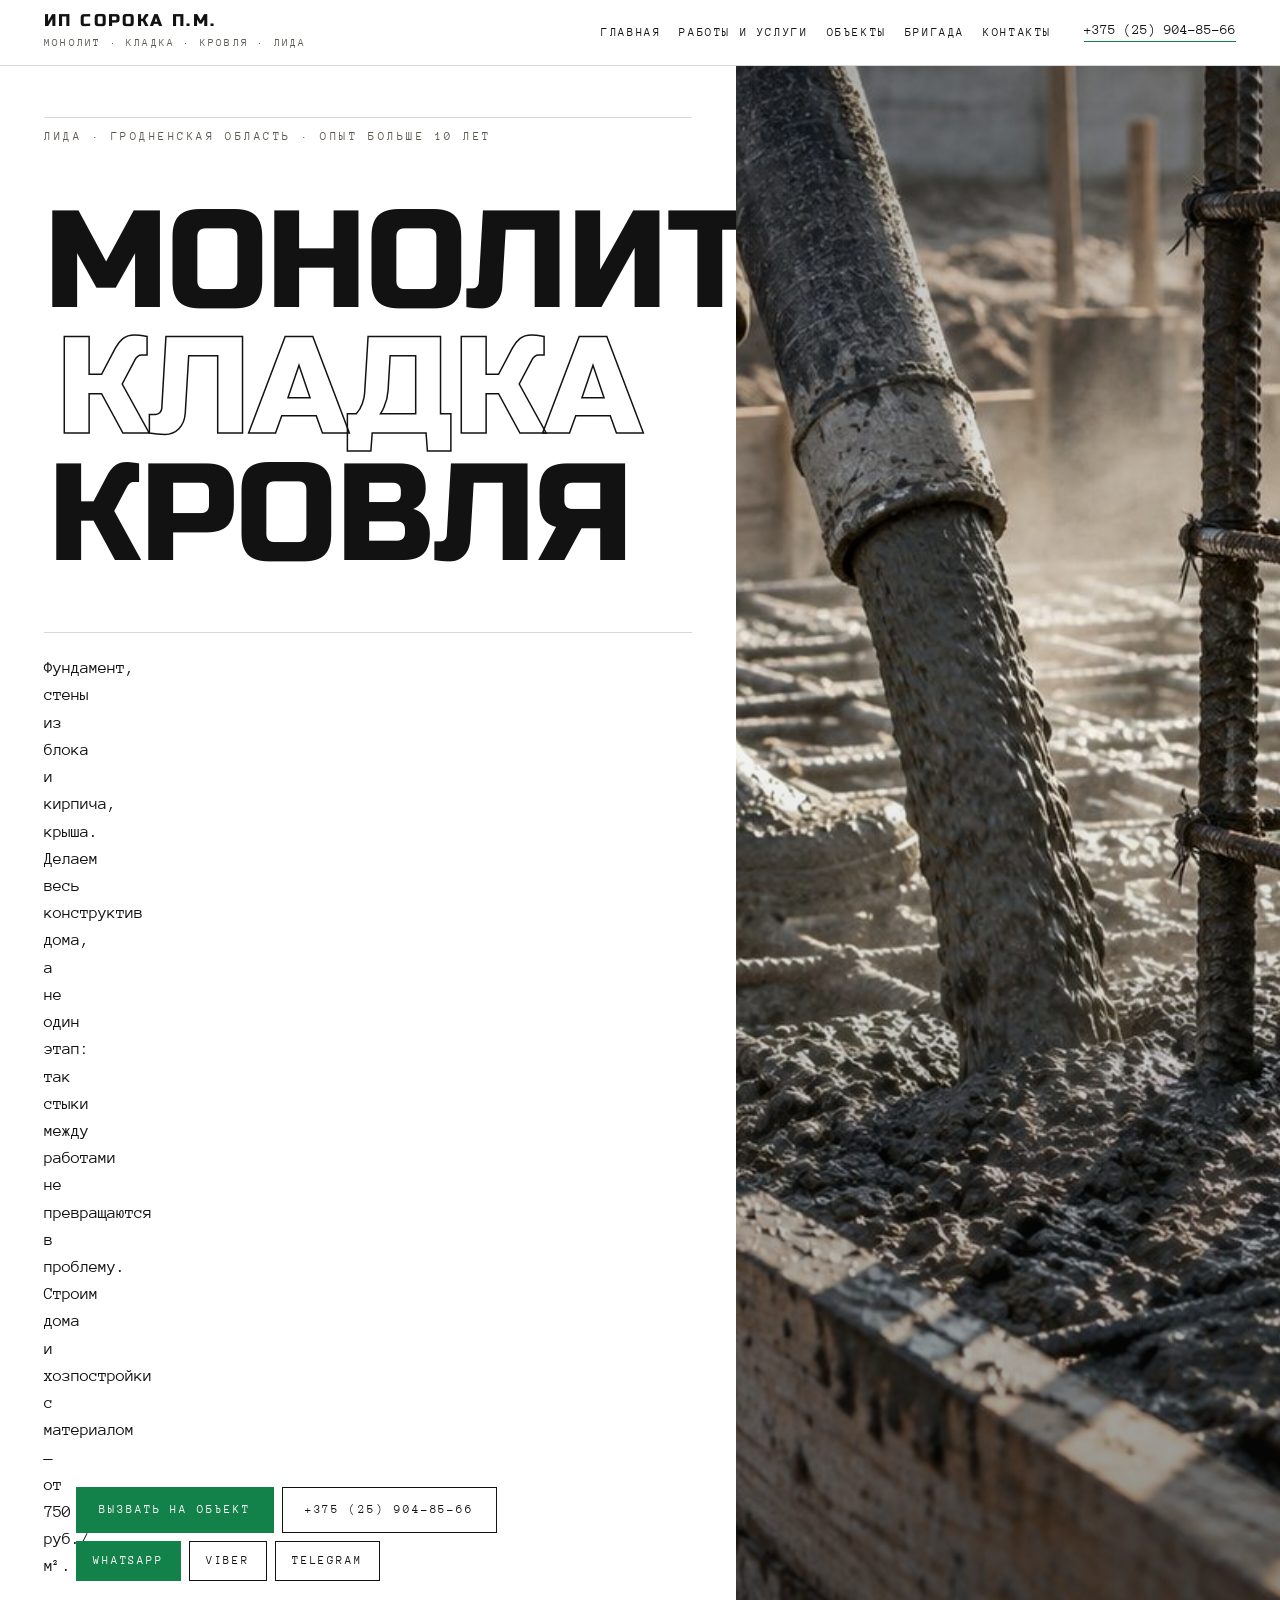
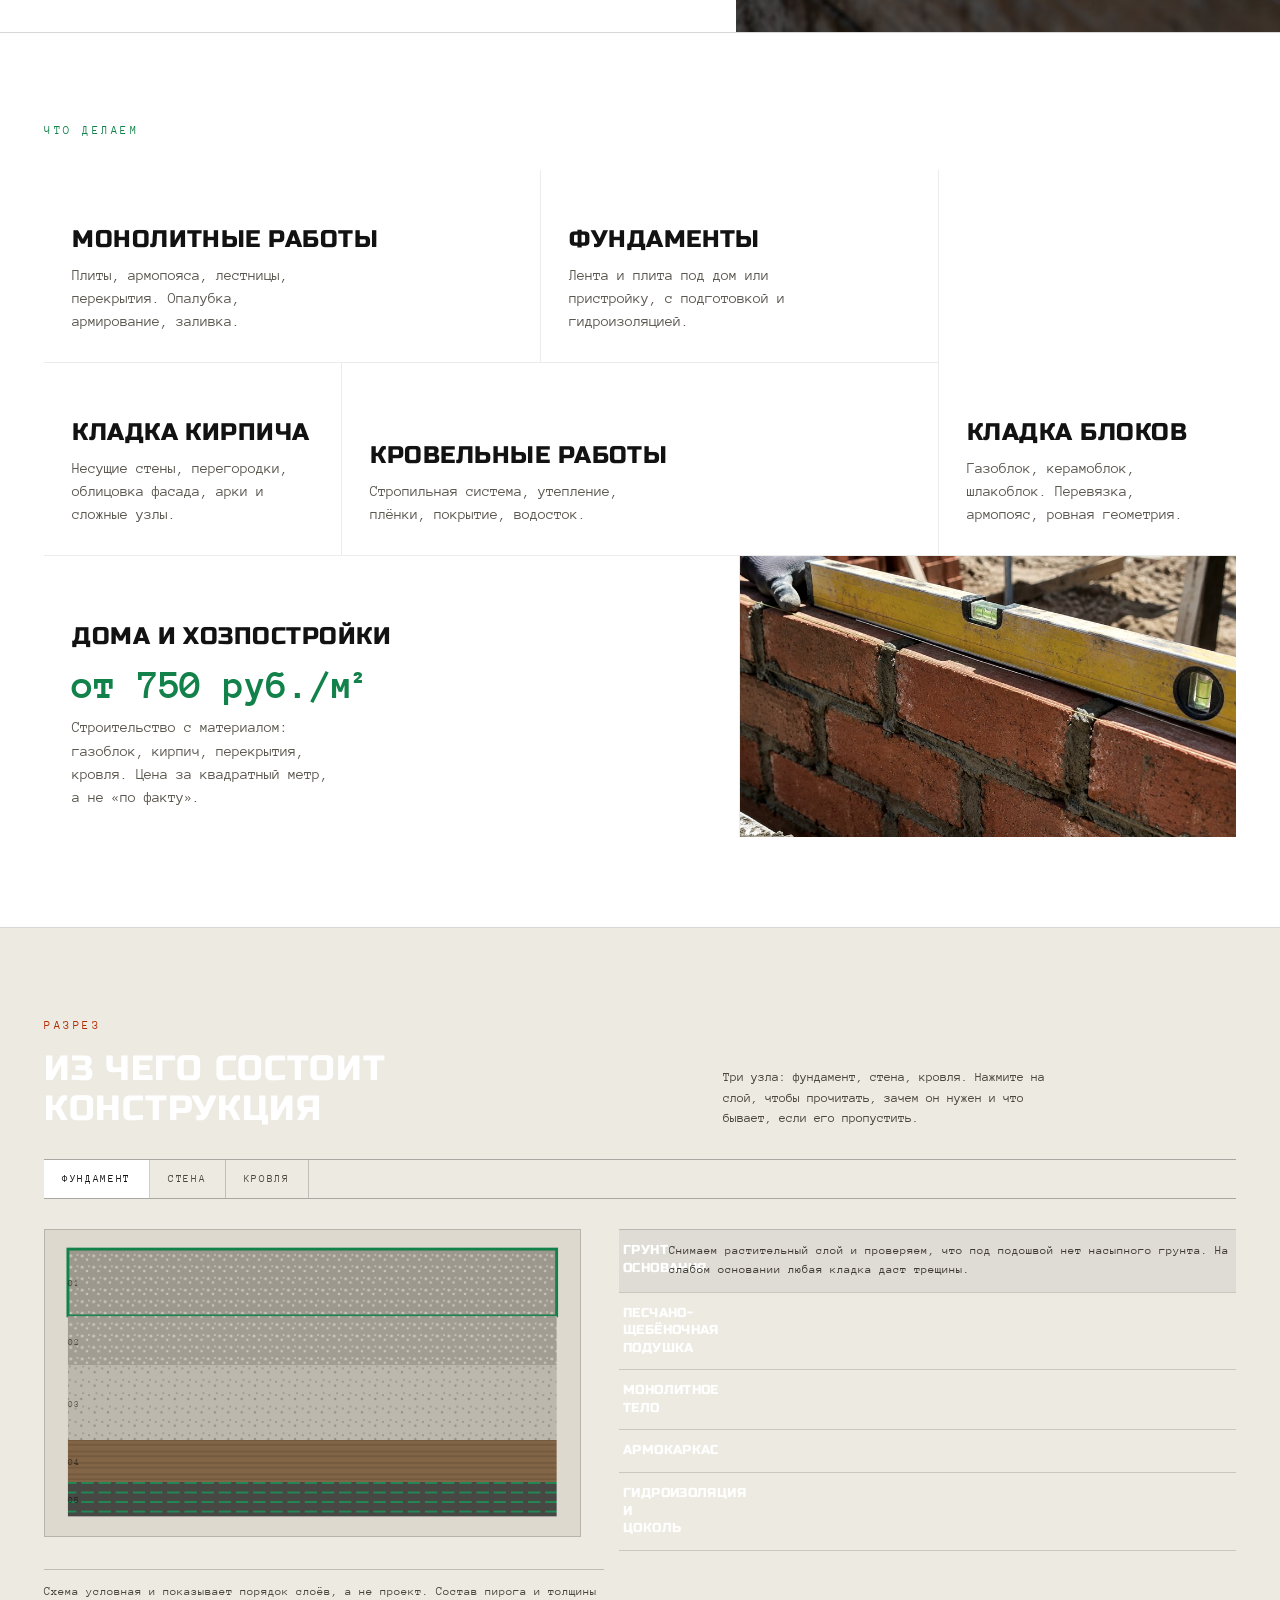
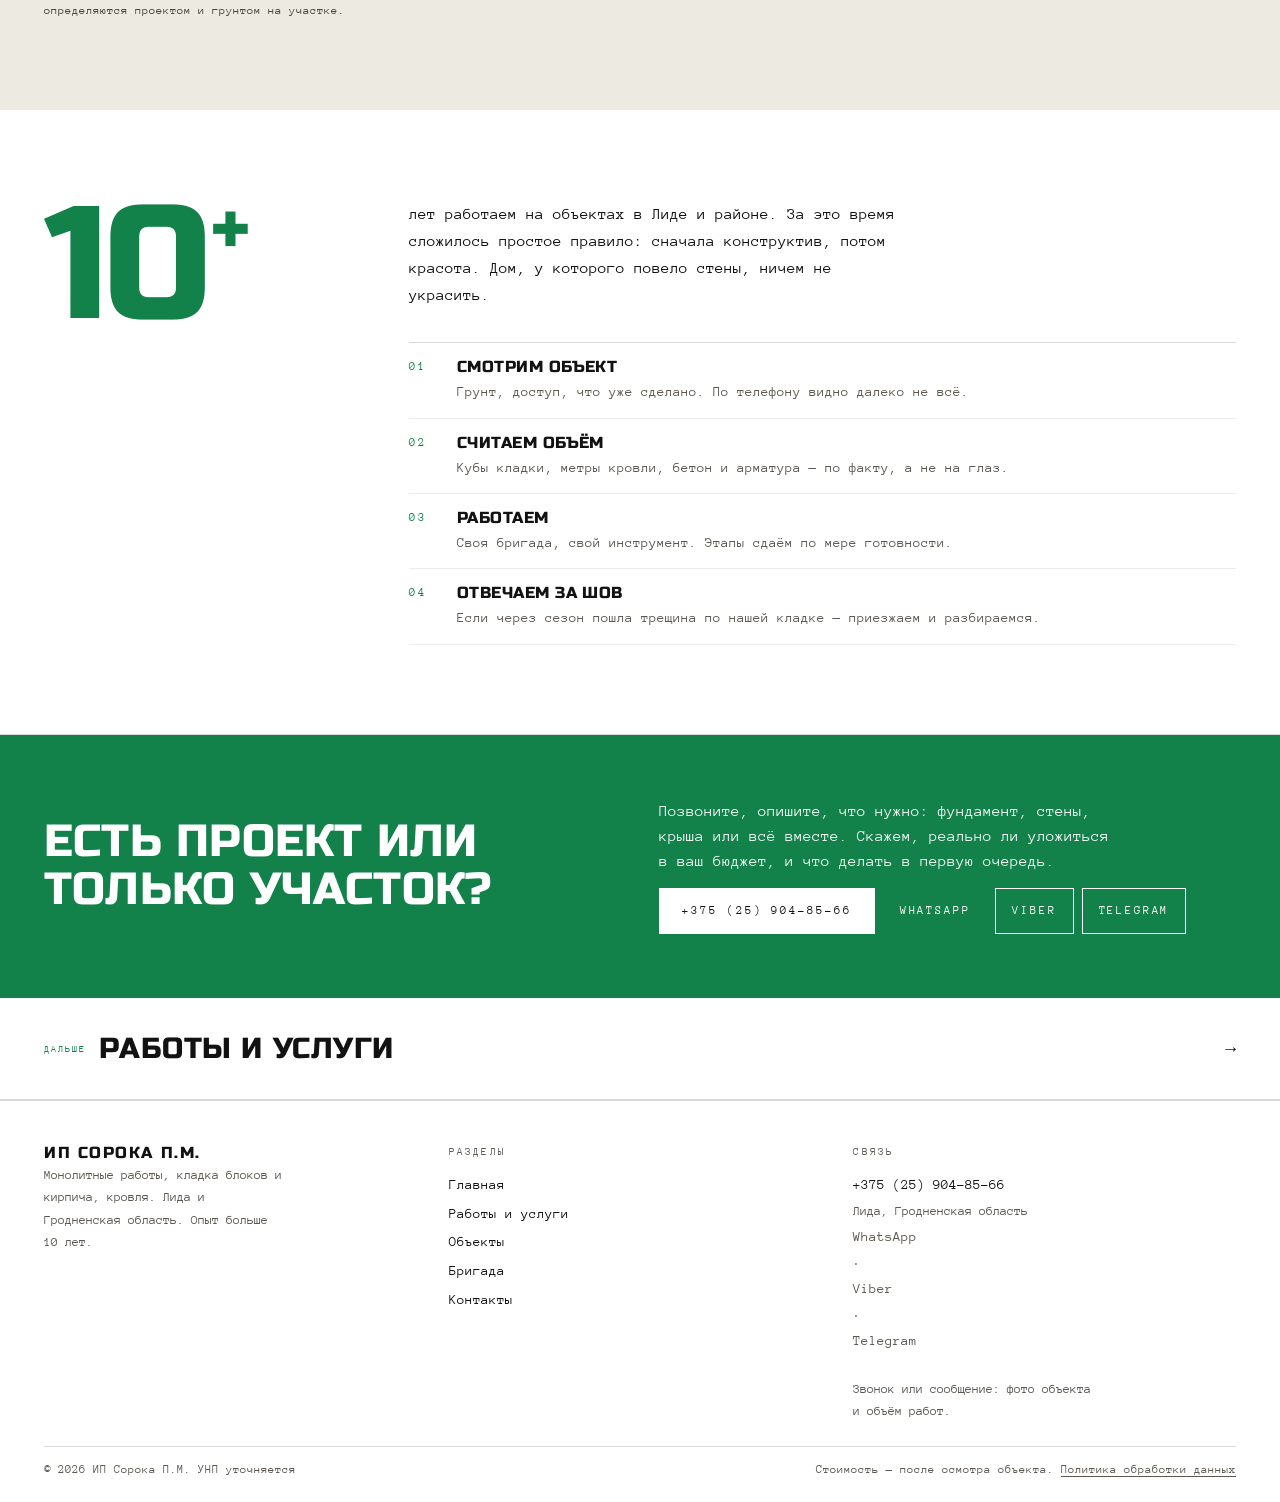
<file: index.html>
<!doctype html>
<html lang="ru">
<head>
<meta charset="utf-8">
<meta name="viewport" content="width=device-width, initial-scale=1">
<title>Монолит, кладка, кровля, дома с материалом от 750 руб./м² — ИП Сорока П.М., Лида</title>
<meta name="description" content="Монолитные работы, фундаменты, кладка блоков и кирпича, кровля, строительство домов и хозпостроек с материалом от 750 руб./м². Лида и Гродненская область, опыт больше 10 лет.">
<link rel="canonical" href="https://romjjjke.github.io/soroka/index.html">
<meta property="og:type" content="website">
<meta property="og:title" content="Монолит, кладка, кровля, дома с материалом от 750 руб./м² — ИП Сорока П.М., Лида">
<meta property="og:description" content="Монолитные работы, фундаменты, кладка блоков и кирпича, кровля, строительство домов и хозпостроек с материалом от 750 руб./м². Лида и Гродненская область, опыт больше 10 лет.">
<meta property="og:locale" content="ru_BY">
<meta property="og:url" content="https://romjjjke.github.io/soroka/index.html">
<meta name="theme-color" content="#FFFFFF">
<link rel="icon" href="favicon.svg" type="image/svg+xml">
<link rel="preconnect" href="https://fonts.googleapis.com">
<link rel="preconnect" href="https://fonts.gstatic.com" crossorigin>
<link href="https://fonts.googleapis.com/css2?family=Russo+One&family=Anonymous+Pro:wght@400;700&display=swap" rel="stylesheet">
<style>[hidden]{display:none!important}
*{box-sizing:border-box}
html{-webkit-text-size-adjust:100%;scroll-behavior:smooth}
body{margin:0;background:#FFFFFF;color:#121212;font:400 18px/1.62 "Anonymous Pro",ui-monospace,monospace;-webkit-font-smoothing:antialiased}
img{display:block;max-width:100%;height:auto}
a{color:inherit;text-decoration:none}
h1,h2,h3,p,ul,ol,figure,dl,dd{margin:0}
ul,ol{padding:0;list-style:none}
button{font:inherit}
.head{position:sticky;top:0;z-index:60;background:#FFFFFF;border-bottom:1px solid rgba(18,18,18,.16)}
.head__row{display:flex;align-items:center;gap:16px;padding:12px clamp(14px,3.6vw,44px)}
.brand{font:400 17px/1 "Russo One",sans-serif;letter-spacing:.14em;text-transform:uppercase}
.brand small{display:block;font:400 11px/1.7 "Anonymous Pro",monospace;letter-spacing:.2em;color:#5C5850;margin-top:5px}
.nav{display:flex;gap:18px;margin-left:auto;font:400 11.5px/1 "Anonymous Pro",monospace;letter-spacing:.14em;text-transform:uppercase}
.head__tel{margin-left:16px;font:400 14px/1 "Anonymous Pro",monospace;border-bottom:1px solid #12814A;padding-bottom:4px}
.burger{display:none;width:44px;height:38px;margin-left:auto;border:1px solid #121212;background:transparent;cursor:pointer;padding:9px}
.burger span{display:block;height:1.5px;background:#121212;margin:4px 0}
.hero{display:grid;grid-template-columns:minmax(0,1.15fr) minmax(0,.85fr);border-bottom:1px solid rgba(18,18,18,.16);min-height:min(88vh,860px)}
.hero__body{padding:clamp(22px,4vw,60px) clamp(14px,3.6vw,44px);display:flex;flex-direction:column;justify-content:space-between;gap:26px}
.hero__media{position:relative;overflow:hidden;background:#E8E5DC}
.hero__media img{width:100%;height:100%;object-fit:cover;filter:contrast(1.05)}
.kicker{font:400 11.5px/1.4 "Anonymous Pro",monospace;letter-spacing:.22em;text-transform:uppercase;color:#12814A}
.btn{display:inline-flex;align-items:center;justify-content:center;gap:8px;padding:16px 22px;border:1px solid #121212;background:transparent;color:#121212;font:400 12px/1 "Anonymous Pro",monospace;letter-spacing:.16em;text-transform:uppercase;cursor:pointer;transition:.2s}
.btn--solid{background:#12814A;border-color:#12814A;color:#FFFFFF}
.wrap{padding-inline:clamp(14px,3.6vw,44px);max-width:1560px;margin:0 auto}
.drawer{position:fixed;inset:0;z-index:90;background:#FFFFFF;color:#121212;overflow-y:auto;overscroll-behavior:contain}
.drawer__inner{padding:clamp(54px,9vw,80px) clamp(16px,5vw,54px) clamp(24px,5vw,44px);display:flex;flex-direction:column;gap:22px;min-height:100%}
.drawer__close{position:fixed;top:12px;right:12px;width:46px;height:46px;border:1px solid rgba(18,18,18,.4);background:transparent;color:#121212;font-size:24px;line-height:1;cursor:pointer}
.drawer__nav{display:flex;flex-direction:column}
.drawer__nav a{font:400 clamp(1.3rem,.9rem + 2.2vw,2rem)/1.16 "Russo One",sans-serif;letter-spacing:.04em;text-transform:uppercase;padding:13px 0;border-bottom:1px solid rgba(18,18,18,.16)}
.drawer__meta{font:400 14px/1.8 "Anonymous Pro",monospace;color:rgba(18,18,18,.8);display:flex;flex-direction:column;gap:6px}
body.is-locked{overflow:hidden}
.foot{border-top:1px solid rgba(18,18,18,.16);padding:clamp(22px,4vw,42px) clamp(14px,3.6vw,44px) 22px}
.foot__grid{display:grid;grid-template-columns:repeat(3,minmax(0,1fr));gap:22px;max-width:1560px;margin:0 auto}
.foot__name{font:400 15.5px/1.35 "Russo One",sans-serif;letter-spacing:.1em;text-transform:uppercase}
.foot__small{font-size:13px;line-height:1.7;color:#5C5850;max-width:34ch}
.foot__h{font:400 11px/1.7 "Anonymous Pro",monospace;letter-spacing:.2em;text-transform:uppercase;color:#5C5850;margin-bottom:9px}
.foot__col a{display:block;font-size:14px;padding:3px 0}
.foot__bottom{display:flex;flex-wrap:wrap;gap:12px;justify-content:space-between;margin-top:24px;padding-top:13px;border-top:1px solid rgba(18,18,18,.16);font-size:12px;line-height:1.7;color:#5C5850;max-width:1560px;margin-inline:auto}
@media (max-width:1180px){.nav{display:none}.burger{display:block}}
@media (max-width:1024px){.hero{grid-template-columns:1fr;min-height:0}.hero__media{min-height:clamp(240px,46vh,420px)}.foot__grid{grid-template-columns:1fr 1fr}}
@media (max-width:640px){.head__tel{display:none}.foot__grid{grid-template-columns:1fr}}
</style>
<link rel="stylesheet" href="assets/css/style.v4.css">
<script type="application/ld+json">{"@context": "https://schema.org", "@type": "LocalBusiness", "name": "ИП Сорока П.М.", "description": "Монолитные работы, кладка блоков и кирпича, кровельные работы, строительство домов и хозпостроек с материалом от 750 руб./м². Лида, Гродненская область.", "telephone": "+375259048566", "address": {"@type": "PostalAddress", "addressLocality": "Лида", "addressRegion": "Гродненская область", "addressCountry": "BY"}, "areaServed": {"@type": "AdministrativeArea", "name": "Гродненская область"}, "url": "https://romjjjke.github.io/soroka/"}</script>
</head>
<body>
<header class="head">
  <div class="head__row">
    <a class="brand" href="index.html">ИП Сорока П.М.<small>Монолит · кладка · кровля · Лида</small></a>
    <nav class="nav" aria-label="Разделы"><a href="index.html" aria-current="page">Главная</a><a href="uslugi.html">Работы и услуги</a><a href="raboty.html">Объекты</a><a href="proizvodstvo.html">Бригада</a><a href="kontakty.html">Контакты</a></nav>
    <a class="head__tel" href="tel:+375259048566">+375 (25) 904-85-66</a>
    <button class="burger" id="burger" type="button" aria-expanded="false" aria-controls="drawer" aria-label="Меню"><span></span><span></span><span></span></button>
  </div>
</header>

<section class="hero">
  <div class="hero__body">
    <p class="ticker">Лида · Гродненская область · опыт больше 10 лет</p>
    <h1 class="hero__h1">
      <span>Монолит</span>
      <span class="out">Кладка</span>
      <span>Кровля</span>
    </h1>
    <div class="hero__bottom">
      <p class="hero__lead">Фундамент, стены из блока и кирпича, крыша. Делаем весь конструктив дома, а не один этап: так стыки между работами не превращаются в проблему. Строим дома и хозпостройки с материалом — от 750 руб./м².</p>
      <div class="hero__actions">
        <a class="btn btn--solid" href="kontakty.html">Вызвать на объект</a>
        <a class="btn" href="tel:+375259048566">+375 (25) 904-85-66</a>
        <div class="msg">
          <a class="btn btn--wa" href="https://wa.me/375259048566" target="_blank" rel="noopener">WhatsApp</a>
          <a class="btn" href="viber://chat?number=%2B375259048566">Viber</a>
          <a class="btn" href="https://t.me/+375259048566" target="_blank" rel="noopener">Telegram</a>
        </div>
      </div>
    </div>
  </div>
  <div class="hero__media">
    <img src="assets/img/mono.jpg" alt="Заливка монолитной конструкции на объекте" width="760" height="974" fetchpriority="high">
  </div>
</section>

<section class="mosaic">
  <div class="wrap">
    <p class="kicker">Что делаем</p>
    <div class="mosaic__grid">
      <a class="tile tile--a" href="uslugi.html#monolit">
        <span class="tile__t">Монолитные работы</span>
        <span class="tile__d">Плиты, армопояса, лестницы, перекрытия. Опалубка, армирование, заливка.</span>
      </a>
      <a class="tile tile--b" href="uslugi.html#found">
        <span class="tile__t">Фундаменты</span>
        <span class="tile__d">Лента и плита под дом или пристройку, с подготовкой и гидроизоляцией.</span>
      </a>
      <a class="tile tile--c" href="uslugi.html#block">
        <span class="tile__t">Кладка блоков</span>
        <span class="tile__d">Газоблок, керамоблок, шлакоблок. Перевязка, армопояс, ровная геометрия.</span>
      </a>
      <a class="tile tile--d" href="uslugi.html#brick">
        <span class="tile__t">Кладка кирпича</span>
        <span class="tile__d">Несущие стены, перегородки, облицовка фасада, арки и сложные узлы.</span>
      </a>
      <a class="tile tile--e" href="uslugi.html#roof">
        <span class="tile__t">Кровельные работы</span>
        <span class="tile__d">Стропильная система, утепление, плёнки, покрытие, водосток.</span>
      </a>
      <a class="tile tile--f" href="uslugi.html#doma">
        <span class="tile__t">Дома и хозпостройки</span>
        <span class="tile__price">от 750 руб./м²</span>
        <span class="tile__d">Строительство с материалом: газоблок, кирпич, перекрытия, кровля. Цена за квадратный метр, а не «по факту».</span>
      </a>
      <div class="tile tile--img">
        <img src="assets/img/brick.jpg" alt="Кладка кирпичной стены с уровнем" width="900" height="782" loading="lazy">
      </div>
    </div>
  </div>
</section>

<section class="cut">
  <div class="wrap">
    <header class="cut__head">
      <div>
        <p class="kicker">Разрез</p>
        <h2 class="h2">Из чего состоит конструкция</h2>
      </div>
      <p class="cut__hint">Три узла: фундамент, стена, кровля. Нажмите на слой, чтобы прочитать, зачем он нужен и что бывает, если его пропустить.</p>
    </header>
    <div class="cut__tabs" role="tablist" aria-label="Узлы конструкции">
      <button class="tab is-on" type="button" data-panel="found" role="tab" aria-selected="true">Фундамент</button><button class="tab" type="button" data-panel="wall" role="tab" aria-selected="false">Стена</button><button class="tab" type="button" data-panel="roof" role="tab" aria-selected="false">Кровля</button>
    </div>
    <div class="cut__body">
      <div class="cut__svgs">
        <div class="svg-panel" data-panel="found"><svg viewBox="0 0 560 320" class="section-svg" role="img" aria-label="Схема разреза: Фундамент"><defs>
  <pattern id="p-concrete" width="14" height="14" patternUnits="userSpaceOnUse">
    <rect width="14" height="14" fill="#B9B5AA"/>
    <circle cx="4" cy="5" r="1.1" fill="#8E8A80"/><circle cx="10" cy="9" r="1.3" fill="#8E8A80"/><circle cx="12" cy="3" r=".9" fill="#8E8A80"/>
  </pattern>
  <pattern id="p-brick" width="28" height="14" patternUnits="userSpaceOnUse">
    <rect width="28" height="14" fill="#A8563C"/>
    <path d="M0 0h28M0 14h28M14 0v14" stroke="#C9C5BB" stroke-width="1.6"/>
  </pattern>
  <pattern id="p-block" width="34" height="17" patternUnits="userSpaceOnUse">
    <rect width="34" height="17" fill="#C9C5BB"/>
    <path d="M0 0h34M0 17h34M17 0v17" stroke="#9E9A90" stroke-width="1.4"/>
  </pattern>
  <pattern id="p-insul" width="16" height="16" patternUnits="userSpaceOnUse">
    <rect width="16" height="16" fill="#121212"/>
    <path d="M0 12 L5 4 L10 12 L15 4" stroke="#B0ACA2" stroke-width="1.2" fill="none"/>
  </pattern>
  <pattern id="p-gravel" width="12" height="12" patternUnits="userSpaceOnUse">
    <rect width="12" height="12" fill="#9C988D"/>
    <circle cx="3" cy="3" r="1.6" fill="#C9C5BB"/><circle cx="8" cy="7" r="1.3" fill="#C9C5BB"/><circle cx="10" cy="2" r="1" fill="#C9C5BB"/>
  </pattern>
  <pattern id="p-memb" width="18" height="10" patternUnits="userSpaceOnUse">
    <rect width="18" height="10" fill="#3A3A37"/>
    <path d="M2 5h13" stroke="#12814A" stroke-width="2"/>
  </pattern>
  <pattern id="p-timber" width="20" height="12" patternUnits="userSpaceOnUse">
    <rect width="20" height="12" fill="#7A5A3A"/>
    <path d="M0 4h20M0 9h20" stroke="#5C452C" stroke-width="1"/>
  </pattern>
</defs><rect class="seg is-active" data-i="0" x="24" y="20" width="512" height="70" fill="url(#p-gravel)"/><text class="seg-num" x="24" y="59">01</text><rect class="seg" data-i="1" x="24" y="90" width="512" height="52" fill="url(#p-gravel)"/><text class="seg-num" x="24" y="120">02</text><rect class="seg" data-i="2" x="24" y="142" width="512" height="78" fill="url(#p-concrete)"/><text class="seg-num" x="24" y="185">03</text><rect class="seg" data-i="3" x="24" y="220" width="512" height="44" fill="url(#p-timber)"/><text class="seg-num" x="24" y="246">04</text><rect class="seg" data-i="4" x="24" y="264" width="512" height="36" fill="url(#p-memb)"/><text class="seg-num" x="24" y="286">05</text></svg></div><div class="svg-panel is-hidden" data-panel="wall"><svg viewBox="0 0 560 320" class="section-svg" role="img" aria-label="Схема разреза: Стена"><defs>
  <pattern id="p-concrete" width="14" height="14" patternUnits="userSpaceOnUse">
    <rect width="14" height="14" fill="#B9B5AA"/>
    <circle cx="4" cy="5" r="1.1" fill="#8E8A80"/><circle cx="10" cy="9" r="1.3" fill="#8E8A80"/><circle cx="12" cy="3" r=".9" fill="#8E8A80"/>
  </pattern>
  <pattern id="p-brick" width="28" height="14" patternUnits="userSpaceOnUse">
    <rect width="28" height="14" fill="#A8563C"/>
    <path d="M0 0h28M0 14h28M14 0v14" stroke="#C9C5BB" stroke-width="1.6"/>
  </pattern>
  <pattern id="p-block" width="34" height="17" patternUnits="userSpaceOnUse">
    <rect width="34" height="17" fill="#C9C5BB"/>
    <path d="M0 0h34M0 17h34M17 0v17" stroke="#9E9A90" stroke-width="1.4"/>
  </pattern>
  <pattern id="p-insul" width="16" height="16" patternUnits="userSpaceOnUse">
    <rect width="16" height="16" fill="#121212"/>
    <path d="M0 12 L5 4 L10 12 L15 4" stroke="#B0ACA2" stroke-width="1.2" fill="none"/>
  </pattern>
  <pattern id="p-gravel" width="12" height="12" patternUnits="userSpaceOnUse">
    <rect width="12" height="12" fill="#9C988D"/>
    <circle cx="3" cy="3" r="1.6" fill="#C9C5BB"/><circle cx="8" cy="7" r="1.3" fill="#C9C5BB"/><circle cx="10" cy="2" r="1" fill="#C9C5BB"/>
  </pattern>
  <pattern id="p-memb" width="18" height="10" patternUnits="userSpaceOnUse">
    <rect width="18" height="10" fill="#3A3A37"/>
    <path d="M2 5h13" stroke="#12814A" stroke-width="2"/>
  </pattern>
  <pattern id="p-timber" width="20" height="12" patternUnits="userSpaceOnUse">
    <rect width="20" height="12" fill="#7A5A3A"/>
    <path d="M0 4h20M0 9h20" stroke="#5C452C" stroke-width="1"/>
  </pattern>
</defs><rect class="seg is-active" data-i="0" x="24" y="20" width="512" height="130" fill="url(#p-block)"/><text class="seg-num" x="24" y="89">01</text><rect class="seg" data-i="1" x="24" y="150" width="512" height="40" fill="url(#p-brick)"/><text class="seg-num" x="24" y="174">02</text><rect class="seg" data-i="2" x="24" y="190" width="512" height="60" fill="url(#p-insul)"/><text class="seg-num" x="24" y="224">03</text><rect class="seg" data-i="3" x="24" y="250" width="512" height="44" fill="url(#p-block)"/><text class="seg-num" x="24" y="276">04</text><rect class="seg" data-i="4" x="24" y="294" width="512" height="36" fill="url(#p-concrete)"/><text class="seg-num" x="24" y="316">05</text></svg></div><div class="svg-panel is-hidden" data-panel="roof"><svg viewBox="0 0 560 320" class="section-svg" role="img" aria-label="Схема разреза: Кровля"><defs>
  <pattern id="p-concrete" width="14" height="14" patternUnits="userSpaceOnUse">
    <rect width="14" height="14" fill="#B9B5AA"/>
    <circle cx="4" cy="5" r="1.1" fill="#8E8A80"/><circle cx="10" cy="9" r="1.3" fill="#8E8A80"/><circle cx="12" cy="3" r=".9" fill="#8E8A80"/>
  </pattern>
  <pattern id="p-brick" width="28" height="14" patternUnits="userSpaceOnUse">
    <rect width="28" height="14" fill="#A8563C"/>
    <path d="M0 0h28M0 14h28M14 0v14" stroke="#C9C5BB" stroke-width="1.6"/>
  </pattern>
  <pattern id="p-block" width="34" height="17" patternUnits="userSpaceOnUse">
    <rect width="34" height="17" fill="#C9C5BB"/>
    <path d="M0 0h34M0 17h34M17 0v17" stroke="#9E9A90" stroke-width="1.4"/>
  </pattern>
  <pattern id="p-insul" width="16" height="16" patternUnits="userSpaceOnUse">
    <rect width="16" height="16" fill="#121212"/>
    <path d="M0 12 L5 4 L10 12 L15 4" stroke="#B0ACA2" stroke-width="1.2" fill="none"/>
  </pattern>
  <pattern id="p-gravel" width="12" height="12" patternUnits="userSpaceOnUse">
    <rect width="12" height="12" fill="#9C988D"/>
    <circle cx="3" cy="3" r="1.6" fill="#C9C5BB"/><circle cx="8" cy="7" r="1.3" fill="#C9C5BB"/><circle cx="10" cy="2" r="1" fill="#C9C5BB"/>
  </pattern>
  <pattern id="p-memb" width="18" height="10" patternUnits="userSpaceOnUse">
    <rect width="18" height="10" fill="#3A3A37"/>
    <path d="M2 5h13" stroke="#12814A" stroke-width="2"/>
  </pattern>
  <pattern id="p-timber" width="20" height="12" patternUnits="userSpaceOnUse">
    <rect width="20" height="12" fill="#7A5A3A"/>
    <path d="M0 4h20M0 9h20" stroke="#5C452C" stroke-width="1"/>
  </pattern>
</defs><rect class="seg is-active" data-i="0" x="24" y="20" width="512" height="44" fill="url(#p-memb)"/><text class="seg-num" x="24" y="46">01</text><rect class="seg" data-i="1" x="24" y="64" width="512" height="46" fill="url(#p-timber)"/><text class="seg-num" x="24" y="91">02</text><rect class="seg" data-i="2" x="24" y="110" width="512" height="30" fill="url(#p-insul)"/><text class="seg-num" x="24" y="129">03</text><rect class="seg" data-i="3" x="24" y="140" width="512" height="78" fill="url(#p-insul)"/><text class="seg-num" x="24" y="183">04</text><rect class="seg" data-i="4" x="24" y="218" width="512" height="32" fill="url(#p-memb)"/><text class="seg-num" x="24" y="238">05</text></svg></div>
      </div>
      <div class="cut__lists">
        <div class="list-panel" data-panel="found"><ol class="layers" data-panel="found"><li><button type="button" class="layer is-active" data-i="0"><span class="layer__n">01</span><span class="layer__t">Грунт основания</span><span class="layer__d">Снимаем растительный слой и проверяем, что под подошвой нет насыпного грунта. На слабом основании любая кладка даст трещины.</span></button></li><li><button type="button" class="layer" data-i="1"><span class="layer__n">02</span><span class="layer__t">Песчано-щебёночная подушка</span><span class="layer__d">Выравнивает основание и распределяет нагрузку. Укладывается послойно с уплотнением, а не одной кучей.</span></button></li><li><button type="button" class="layer" data-i="2"><span class="layer__n">03</span><span class="layer__t">Монолитное тело</span><span class="layer__d">Бетон заливается в опалубку целыми захватами. Рабочие швы стараемся не оставлять в напряжённых местах.</span></button></li><li><button type="button" class="layer" data-i="3"><span class="layer__n">04</span><span class="layer__t">Армокаркас</span><span class="layer__d">Арматура держит растяжение: бетон сам работает только на сжатие. Важен не только диаметр, но и защитный слой.</span></button></li><li><button type="button" class="layer" data-i="4"><span class="layer__n">05</span><span class="layer__t">Гидроизоляция и цоколь</span><span class="layer__d">Отсекает капиллярную влагу. Без неё стена тянет воду из грунта, и никакая отделка не спасёт.</span></button></li></ol></div><div class="list-panel is-hidden" data-panel="wall"><ol class="layers" data-panel="wall"><li><button type="button" class="layer is-active" data-i="0"><span class="layer__n">01</span><span class="layer__t">Кладка: блок или кирпич</span><span class="layer__d">Ведём по шнуру и уровню с обязательной перевязкой. Без перевязки швов стена теряет прочность, как бы ровно ни выглядела.</span></button></li><li><button type="button" class="layer" data-i="1"><span class="layer__n">02</span><span class="layer__t">Кладочный шов</span><span class="layer__d">Толщина и заполнение шва влияют и на прочность, и на теплопотери. Пустошовка снаружи недопустима.</span></button></li><li><button type="button" class="layer" data-i="2"><span class="layer__n">03</span><span class="layer__t">Утеплитель</span><span class="layer__d">Ставим снаружи, чтобы стена оставалась в тёплой зоне и не промерзала по толщине.</span></button></li><li><button type="button" class="layer" data-i="3"><span class="layer__n">04</span><span class="layer__t">Отделка и облицовка</span><span class="layer__d">Защищает утеплитель и кладку от влаги. Крепление считается под вес облицовки.</span></button></li><li><button type="button" class="layer" data-i="4"><span class="layer__n">05</span><span class="layer__t">Армопояс и перемычки</span><span class="layer__d">Связывают стену в жёсткое кольцо и держат плиты перекрытия. Экономить на нём нельзя.</span></button></li></ol></div><div class="list-panel is-hidden" data-panel="roof"><ol class="layers" data-panel="roof"><li><button type="button" class="layer is-active" data-i="0"><span class="layer__n">01</span><span class="layer__t">Кровельное покрытие</span><span class="layer__d">Металл, гибкая черепица или профлист. Уклон определяет и покрытие, и схему вентиляции под ним.</span></button></li><li><button type="button" class="layer" data-i="1"><span class="layer__n">02</span><span class="layer__t">Обрешётка и контробрешётка</span><span class="layer__d">Контробрешётка даёт вентзазор: конденсат уходит наружу, а не остаётся в утеплителе.</span></button></li><li><button type="button" class="layer" data-i="2"><span class="layer__n">03</span><span class="layer__t">Гидроизоляционная плёнка</span><span class="layer__d">Защищает утеплитель от подкровельного конденсата и снега, задутого при косом ветре.</span></button></li><li><button type="button" class="layer" data-i="3"><span class="layer__n">04</span><span class="layer__t">Утеплитель</span><span class="layer__d">Основной барьер тепла. Основная ошибка — разрывы и щели на стыках и у мауэрлата.</span></button></li><li><button type="button" class="layer" data-i="4"><span class="layer__n">05</span><span class="layer__t">Пароизоляция и обшивка</span><span class="layer__d">Ставится со стороны помещения: не пускает влажный воздух в утеплитель.</span></button></li></ol></div>
      </div>
    </div>
    <p class="cut__note">Схема условная и показывает порядок слоёв, а не проект. Состав пирога и толщины определяются проектом и грунтом на участке.</p>
  </div>
</section>

<section class="claim">
  <div class="wrap claim__in">
    <p class="claim__big">10<span>+</span></p>
    <div>
      <p class="claim__text">лет работаем на объектах в Лиде и районе. За это время сложилось простое правило: сначала конструктив, потом красота. Дом, у которого повело стены, ничем не украсить.</p>
      <ol class="steps">
        <li><span>01</span><b>Смотрим объект</b><p>Грунт, доступ, что уже сделано. По телефону видно далеко не всё.</p></li>
        <li><span>02</span><b>Считаем объём</b><p>Кубы кладки, метры кровли, бетон и арматура — по факту, а не на глаз.</p></li>
        <li><span>03</span><b>Работаем</b><p>Своя бригада, свой инструмент. Этапы сдаём по мере готовности.</p></li>
        <li><span>04</span><b>Отвечаем за шов</b><p>Если через сезон пошла трещина по нашей кладке — приезжаем и разбираемся.</p></li>
      </ol>
    </div>
  </div>
</section>

<section class="cta">
  <div class="wrap cta__in">
    <h2 class="cta__h">Есть проект или только участок?</h2>
    <div class="cta__side">
      <p class="cta__text">Позвоните, опишите, что нужно: фундамент, стены, крыша или всё вместе. Скажем, реально ли уложиться в ваш бюджет, и что делать в первую очередь.</p>
      <div class="cta__actions">
        <a class="btn btn--solid" href="tel:+375259048566">+375 (25) 904-85-66</a>
        <div class="msg">
          <a class="btn btn--wa" href="https://wa.me/375259048566" target="_blank" rel="noopener">WhatsApp</a>
          <a class="btn" href="viber://chat?number=%2B375259048566">Viber</a>
          <a class="btn" href="https://t.me/+375259048566" target="_blank" rel="noopener">Telegram</a>
        </div>
      </div>
    </div>
  </div>
</section>
  <section class="next">
    <a class="next__link" href="uslugi.html">
      <span class="next__label">Дальше</span>
      <span class="next__title">Работы и услуги</span>
      <span class="next__arrow" aria-hidden="true">→</span>
    </a>
  </section>
</main>
<footer class="foot">
  <div class="foot__grid">
    <div class="foot__col">
      <p class="foot__name">ИП Сорока П.М.</p>
      <p class="foot__small">Монолитные работы, кладка блоков и кирпича, кровля. Лида и Гродненская область. Опыт больше 10 лет.</p>
    </div>
    <div class="foot__col">
      <p class="foot__h">Разделы</p>
      <a href="index.html">Главная</a><a href="uslugi.html">Работы и услуги</a><a href="raboty.html">Объекты</a><a href="proizvodstvo.html">Бригада</a><a href="kontakty.html">Контакты</a>
    </div>
    <div class="foot__col">
      <p class="foot__h">Связь</p>
      <a href="tel:+375259048566">+375 (25) 904-85-66</a>
      <p class="foot__small">Лида, Гродненская область</p>
      <p class="foot__small"><a href="__WA__" target="_blank" rel="noopener">WhatsApp</a> · <a href="viber://chat?number=%2B375259048566">Viber</a> · <a href="https://t.me/+375259048566" target="_blank" rel="noopener">Telegram</a><br>Звонок или сообщение: фото объекта и объём работ.</p>
    </div>
  </div>
  <div class="foot__bottom">
    <p>© <span id="year">2026</span> ИП Сорока П.М. УНП уточняется</p>
    <p>Стоимость — после осмотра объекта. <a href="politika.html">Политика обработки данных</a></p>
  </div>
</footer>
<div class="drawer" id="drawer" hidden>
  <div class="drawer__inner">
    <button class="drawer__close" type="button" id="drawer-close" aria-label="Закрыть меню">×</button>
    <nav class="drawer__nav" aria-label="Мобильная навигация"><a href="index.html" aria-current="page">Главная</a><a href="uslugi.html">Работы и услуги</a><a href="raboty.html">Объекты</a><a href="proizvodstvo.html">Бригада</a><a href="kontakty.html">Контакты</a></nav>
    <div class="drawer__meta">
      <a href="tel:+375259048566">+375 (25) 904-85-66</a>
      <p>Лида, Гродненская область</p>
      <p>Монолит, кладка блоков и кирпича, кровля. Опыт больше 10 лет.</p>
    </div>
  </div>
</div>
<nav class="mobbar" aria-label="Быстрая связь">
  <a class="mobbar__b mobbar__b--call" href="tel:+375259048566">Позвонить</a>
  <a class="mobbar__b mobbar__b--wa" href="https://wa.me/375259048566" target="_blank" rel="noopener">WhatsApp</a>
  <a class="mobbar__b" href="viber://chat?number=%2B375259048566">Viber</a>
  <a class="mobbar__b" href="https://t.me/+375259048566" target="_blank" rel="noopener">Telegram</a>
</nav>
<script src="assets/js/main.v4.js" defer></script>
</body>
</html>
</file>
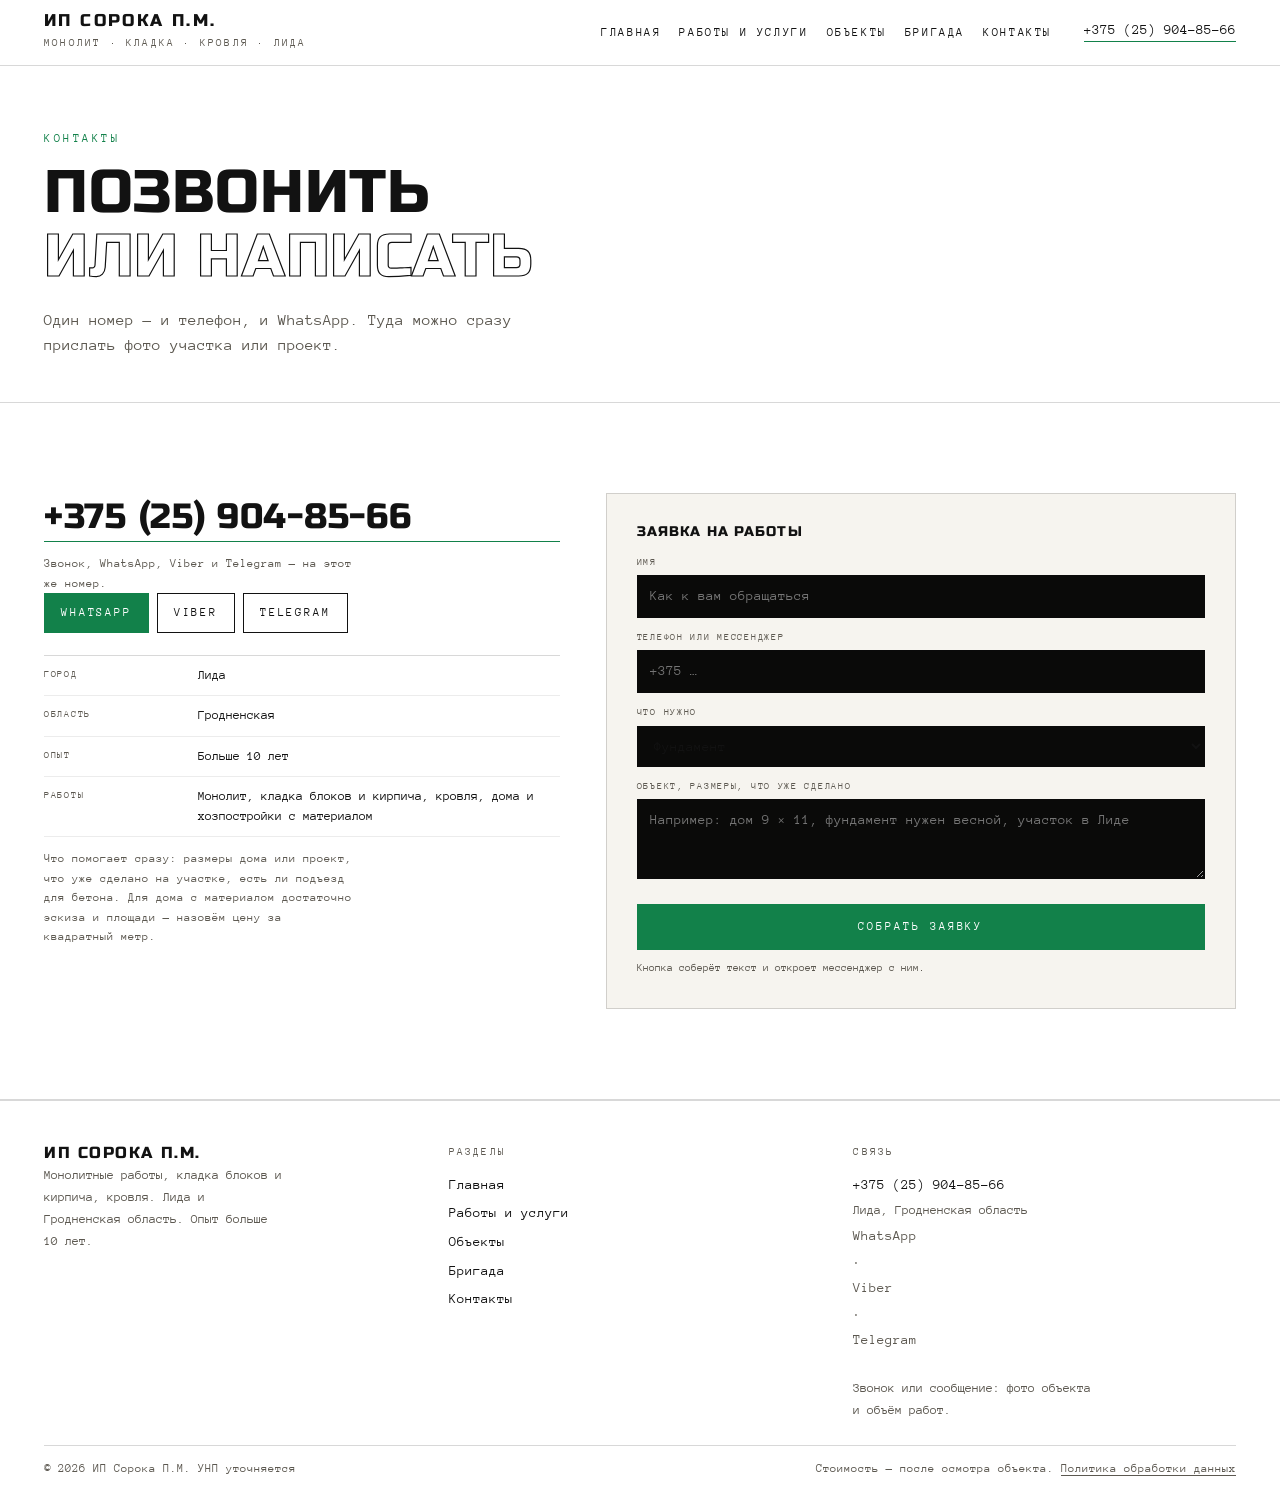
<file: kontakty.html>
<!doctype html>
<html lang="ru">
<head>
<meta charset="utf-8">
<meta name="viewport" content="width=device-width, initial-scale=1">
<title>Контакты: +375 (25) 904-85-66, заявка на работы | ИП Сорока П.М.</title>
<meta name="description" content="Телефон и WhatsApp +375 (25) 904-85-66. Лида, Гродненская область. Заявка на монолит, кладку, кровлю или дом с материалом.">
<link rel="canonical" href="https://romjjjke.github.io/soroka/kontakty.html">
<meta property="og:type" content="website">
<meta property="og:title" content="Контакты: +375 (25) 904-85-66, заявка на работы | ИП Сорока П.М.">
<meta property="og:description" content="Телефон и WhatsApp +375 (25) 904-85-66. Лида, Гродненская область. Заявка на монолит, кладку, кровлю или дом с материалом.">
<meta property="og:locale" content="ru_BY">
<meta property="og:url" content="https://romjjjke.github.io/soroka/kontakty.html">
<meta name="theme-color" content="#FFFFFF">
<link rel="icon" href="favicon.svg" type="image/svg+xml">
<link rel="preconnect" href="https://fonts.googleapis.com">
<link rel="preconnect" href="https://fonts.gstatic.com" crossorigin>
<link href="https://fonts.googleapis.com/css2?family=Russo+One&family=Anonymous+Pro:wght@400;700&display=swap" rel="stylesheet">
<style>[hidden]{display:none!important}
*{box-sizing:border-box}
html{-webkit-text-size-adjust:100%;scroll-behavior:smooth}
body{margin:0;background:#FFFFFF;color:#121212;font:400 18px/1.62 "Anonymous Pro",ui-monospace,monospace;-webkit-font-smoothing:antialiased}
img{display:block;max-width:100%;height:auto}
a{color:inherit;text-decoration:none}
h1,h2,h3,p,ul,ol,figure,dl,dd{margin:0}
ul,ol{padding:0;list-style:none}
button{font:inherit}
.head{position:sticky;top:0;z-index:60;background:#FFFFFF;border-bottom:1px solid rgba(18,18,18,.16)}
.head__row{display:flex;align-items:center;gap:16px;padding:12px clamp(14px,3.6vw,44px)}
.brand{font:400 17px/1 "Russo One",sans-serif;letter-spacing:.14em;text-transform:uppercase}
.brand small{display:block;font:400 11px/1.7 "Anonymous Pro",monospace;letter-spacing:.2em;color:#5C5850;margin-top:5px}
.nav{display:flex;gap:18px;margin-left:auto;font:400 11.5px/1 "Anonymous Pro",monospace;letter-spacing:.14em;text-transform:uppercase}
.head__tel{margin-left:16px;font:400 14px/1 "Anonymous Pro",monospace;border-bottom:1px solid #12814A;padding-bottom:4px}
.burger{display:none;width:44px;height:38px;margin-left:auto;border:1px solid #121212;background:transparent;cursor:pointer;padding:9px}
.burger span{display:block;height:1.5px;background:#121212;margin:4px 0}
.hero{display:grid;grid-template-columns:minmax(0,1.15fr) minmax(0,.85fr);border-bottom:1px solid rgba(18,18,18,.16);min-height:min(88vh,860px)}
.hero__body{padding:clamp(22px,4vw,60px) clamp(14px,3.6vw,44px);display:flex;flex-direction:column;justify-content:space-between;gap:26px}
.hero__media{position:relative;overflow:hidden;background:#E8E5DC}
.hero__media img{width:100%;height:100%;object-fit:cover;filter:contrast(1.05)}
.kicker{font:400 11.5px/1.4 "Anonymous Pro",monospace;letter-spacing:.22em;text-transform:uppercase;color:#12814A}
.btn{display:inline-flex;align-items:center;justify-content:center;gap:8px;padding:16px 22px;border:1px solid #121212;background:transparent;color:#121212;font:400 12px/1 "Anonymous Pro",monospace;letter-spacing:.16em;text-transform:uppercase;cursor:pointer;transition:.2s}
.btn--solid{background:#12814A;border-color:#12814A;color:#FFFFFF}
.wrap{padding-inline:clamp(14px,3.6vw,44px);max-width:1560px;margin:0 auto}
.drawer{position:fixed;inset:0;z-index:90;background:#FFFFFF;color:#121212;overflow-y:auto;overscroll-behavior:contain}
.drawer__inner{padding:clamp(54px,9vw,80px) clamp(16px,5vw,54px) clamp(24px,5vw,44px);display:flex;flex-direction:column;gap:22px;min-height:100%}
.drawer__close{position:fixed;top:12px;right:12px;width:46px;height:46px;border:1px solid rgba(18,18,18,.4);background:transparent;color:#121212;font-size:24px;line-height:1;cursor:pointer}
.drawer__nav{display:flex;flex-direction:column}
.drawer__nav a{font:400 clamp(1.3rem,.9rem + 2.2vw,2rem)/1.16 "Russo One",sans-serif;letter-spacing:.04em;text-transform:uppercase;padding:13px 0;border-bottom:1px solid rgba(18,18,18,.16)}
.drawer__meta{font:400 14px/1.8 "Anonymous Pro",monospace;color:rgba(18,18,18,.8);display:flex;flex-direction:column;gap:6px}
body.is-locked{overflow:hidden}
.foot{border-top:1px solid rgba(18,18,18,.16);padding:clamp(22px,4vw,42px) clamp(14px,3.6vw,44px) 22px}
.foot__grid{display:grid;grid-template-columns:repeat(3,minmax(0,1fr));gap:22px;max-width:1560px;margin:0 auto}
.foot__name{font:400 15.5px/1.35 "Russo One",sans-serif;letter-spacing:.1em;text-transform:uppercase}
.foot__small{font-size:13px;line-height:1.7;color:#5C5850;max-width:34ch}
.foot__h{font:400 11px/1.7 "Anonymous Pro",monospace;letter-spacing:.2em;text-transform:uppercase;color:#5C5850;margin-bottom:9px}
.foot__col a{display:block;font-size:14px;padding:3px 0}
.foot__bottom{display:flex;flex-wrap:wrap;gap:12px;justify-content:space-between;margin-top:24px;padding-top:13px;border-top:1px solid rgba(18,18,18,.16);font-size:12px;line-height:1.7;color:#5C5850;max-width:1560px;margin-inline:auto}
@media (max-width:1180px){.nav{display:none}.burger{display:block}}
@media (max-width:1024px){.hero{grid-template-columns:1fr;min-height:0}.hero__media{min-height:clamp(240px,46vh,420px)}.foot__grid{grid-template-columns:1fr 1fr}}
@media (max-width:640px){.head__tel{display:none}.foot__grid{grid-template-columns:1fr}}
</style>
<link rel="stylesheet" href="assets/css/style.v4.css">
<script type="application/ld+json">{"@context": "https://schema.org", "@type": "LocalBusiness", "name": "ИП Сорока П.М.", "description": "Монолитные работы, кладка блоков и кирпича, кровельные работы, строительство домов и хозпостроек с материалом от 750 руб./м². Лида, Гродненская область.", "telephone": "+375259048566", "address": {"@type": "PostalAddress", "addressLocality": "Лида", "addressRegion": "Гродненская область", "addressCountry": "BY"}, "areaServed": {"@type": "AdministrativeArea", "name": "Гродненская область"}, "url": "https://romjjjke.github.io/soroka/"}</script>
</head>
<body>
<header class="head">
  <div class="head__row">
    <a class="brand" href="index.html">ИП Сорока П.М.<small>Монолит · кладка · кровля · Лида</small></a>
    <nav class="nav" aria-label="Разделы"><a href="index.html">Главная</a><a href="uslugi.html">Работы и услуги</a><a href="raboty.html">Объекты</a><a href="proizvodstvo.html">Бригада</a><a href="kontakty.html" aria-current="page">Контакты</a></nav>
    <a class="head__tel" href="tel:+375259048566">+375 (25) 904-85-66</a>
    <button class="burger" id="burger" type="button" aria-expanded="false" aria-controls="drawer" aria-label="Меню"><span></span><span></span><span></span></button>
  </div>
</header>

<section class="phead">
  <div class="wrap">
    <p class="kicker">Контакты</p>
    <h1 class="h1">Позвонить <br><span class="out">или написать</span></h1>
    <p class="phead__lead">Один номер — и телефон, и WhatsApp. Туда можно сразу прислать фото участка или проект.</p>
  </div>
</section>

<section class="contact">
  <div class="wrap contact__grid">
    <div class="contact__side">
      <a class="contact__tel" href="tel:+375259048566">+375 (25) 904-85-66</a>
      <p class="contact__note">Звонок, WhatsApp, Viber и Telegram — на этот же номер.</p>
      <div class="msg">
          <a class="btn btn--wa" href="https://wa.me/375259048566" target="_blank" rel="noopener">WhatsApp</a>
          <a class="btn" href="viber://chat?number=%2B375259048566">Viber</a>
          <a class="btn" href="https://t.me/+375259048566" target="_blank" rel="noopener">Telegram</a>
        </div>
      <dl class="defs">
        <div><dt>Город</dt><dd>Лида</dd></div>
        <div><dt>Область</dt><dd>Гродненская</dd></div>
        <div><dt>Опыт</dt><dd>Больше 10 лет</dd></div>
        <div><dt>Работы</dt><dd>Монолит, кладка блоков и кирпича, кровля, дома и хозпостройки с материалом</dd></div>
      </dl>
      <p class="contact__note">Что помогает сразу: размеры дома или проект, что уже сделано на участке, есть ли подъезд для бетона. Для дома с материалом достаточно эскиза и площади — назовём цену за квадратный метр.</p>
    </div>
    <form class="form" id="lead-form" novalidate>
      <p class="form__title">Заявка на работы</p>
      <label for="f-name">Имя</label>
      <input id="f-name" name="name" required autocomplete="name" placeholder="Как к вам обращаться">
      <label for="f-contact">Телефон или мессенджер</label>
      <input id="f-contact" name="contact" required placeholder="+375 …">
      <label for="f-what">Что нужно</label>
      <select id="f-what" name="what">
        <option>Фундамент</option>
        <option>Монолитные работы</option>
        <option>Кладка блоков</option>
        <option>Кладка кирпича</option>
        <option>Кровельные работы</option>
        <option>Всё вместе: дом под конструктив</option>
        <option>Дом или хозпостройка с материалом, от 750 руб./м²</option>
        <option>Пока не знаю, нужен совет</option>
      </select>
      <label for="f-note">Объект, размеры, что уже сделано</label>
      <textarea id="f-note" name="note" rows="3" placeholder="Например: дом 9 × 11, фундамент нужен весной, участок в Лиде"></textarea>
      <button class="btn btn--solid form__btn" type="submit">Собрать заявку</button>
      <p class="form__note">Кнопка соберёт текст и откроет мессенджер с ним.</p>
      <div class="form__ok" id="form-ok" hidden>
        <p class="form__ok-title">Заявка готова</p>
        <pre id="order-text"></pre>
        <div class="form__ok-actions">
          <a class="btn btn--solid" id="order-send" href="https://wa.me/375259048566" target="_blank" rel="noopener">Открыть WhatsApp</a>
          <button class="btn" type="button" id="order-copy">Скопировать</button>
        </div>
      </div>
    </form>
  </div>
</section>
</main>
<footer class="foot">
  <div class="foot__grid">
    <div class="foot__col">
      <p class="foot__name">ИП Сорока П.М.</p>
      <p class="foot__small">Монолитные работы, кладка блоков и кирпича, кровля. Лида и Гродненская область. Опыт больше 10 лет.</p>
    </div>
    <div class="foot__col">
      <p class="foot__h">Разделы</p>
      <a href="index.html">Главная</a><a href="uslugi.html">Работы и услуги</a><a href="raboty.html">Объекты</a><a href="proizvodstvo.html">Бригада</a><a href="kontakty.html">Контакты</a>
    </div>
    <div class="foot__col">
      <p class="foot__h">Связь</p>
      <a href="tel:+375259048566">+375 (25) 904-85-66</a>
      <p class="foot__small">Лида, Гродненская область</p>
      <p class="foot__small"><a href="__WA__" target="_blank" rel="noopener">WhatsApp</a> · <a href="viber://chat?number=%2B375259048566">Viber</a> · <a href="https://t.me/+375259048566" target="_blank" rel="noopener">Telegram</a><br>Звонок или сообщение: фото объекта и объём работ.</p>
    </div>
  </div>
  <div class="foot__bottom">
    <p>© <span id="year">2026</span> ИП Сорока П.М. УНП уточняется</p>
    <p>Стоимость — после осмотра объекта. <a href="politika.html">Политика обработки данных</a></p>
  </div>
</footer>
<div class="drawer" id="drawer" hidden>
  <div class="drawer__inner">
    <button class="drawer__close" type="button" id="drawer-close" aria-label="Закрыть меню">×</button>
    <nav class="drawer__nav" aria-label="Мобильная навигация"><a href="index.html">Главная</a><a href="uslugi.html">Работы и услуги</a><a href="raboty.html">Объекты</a><a href="proizvodstvo.html">Бригада</a><a href="kontakty.html" aria-current="page">Контакты</a></nav>
    <div class="drawer__meta">
      <a href="tel:+375259048566">+375 (25) 904-85-66</a>
      <p>Лида, Гродненская область</p>
      <p>Монолит, кладка блоков и кирпича, кровля. Опыт больше 10 лет.</p>
    </div>
  </div>
</div>
<nav class="mobbar" aria-label="Быстрая связь">
  <a class="mobbar__b mobbar__b--call" href="tel:+375259048566">Позвонить</a>
  <a class="mobbar__b mobbar__b--wa" href="https://wa.me/375259048566" target="_blank" rel="noopener">WhatsApp</a>
  <a class="mobbar__b" href="viber://chat?number=%2B375259048566">Viber</a>
  <a class="mobbar__b" href="https://t.me/+375259048566" target="_blank" rel="noopener">Telegram</a>
</nav>
<script src="assets/js/main.v4.js" defer></script>
</body>
</html>
</file>
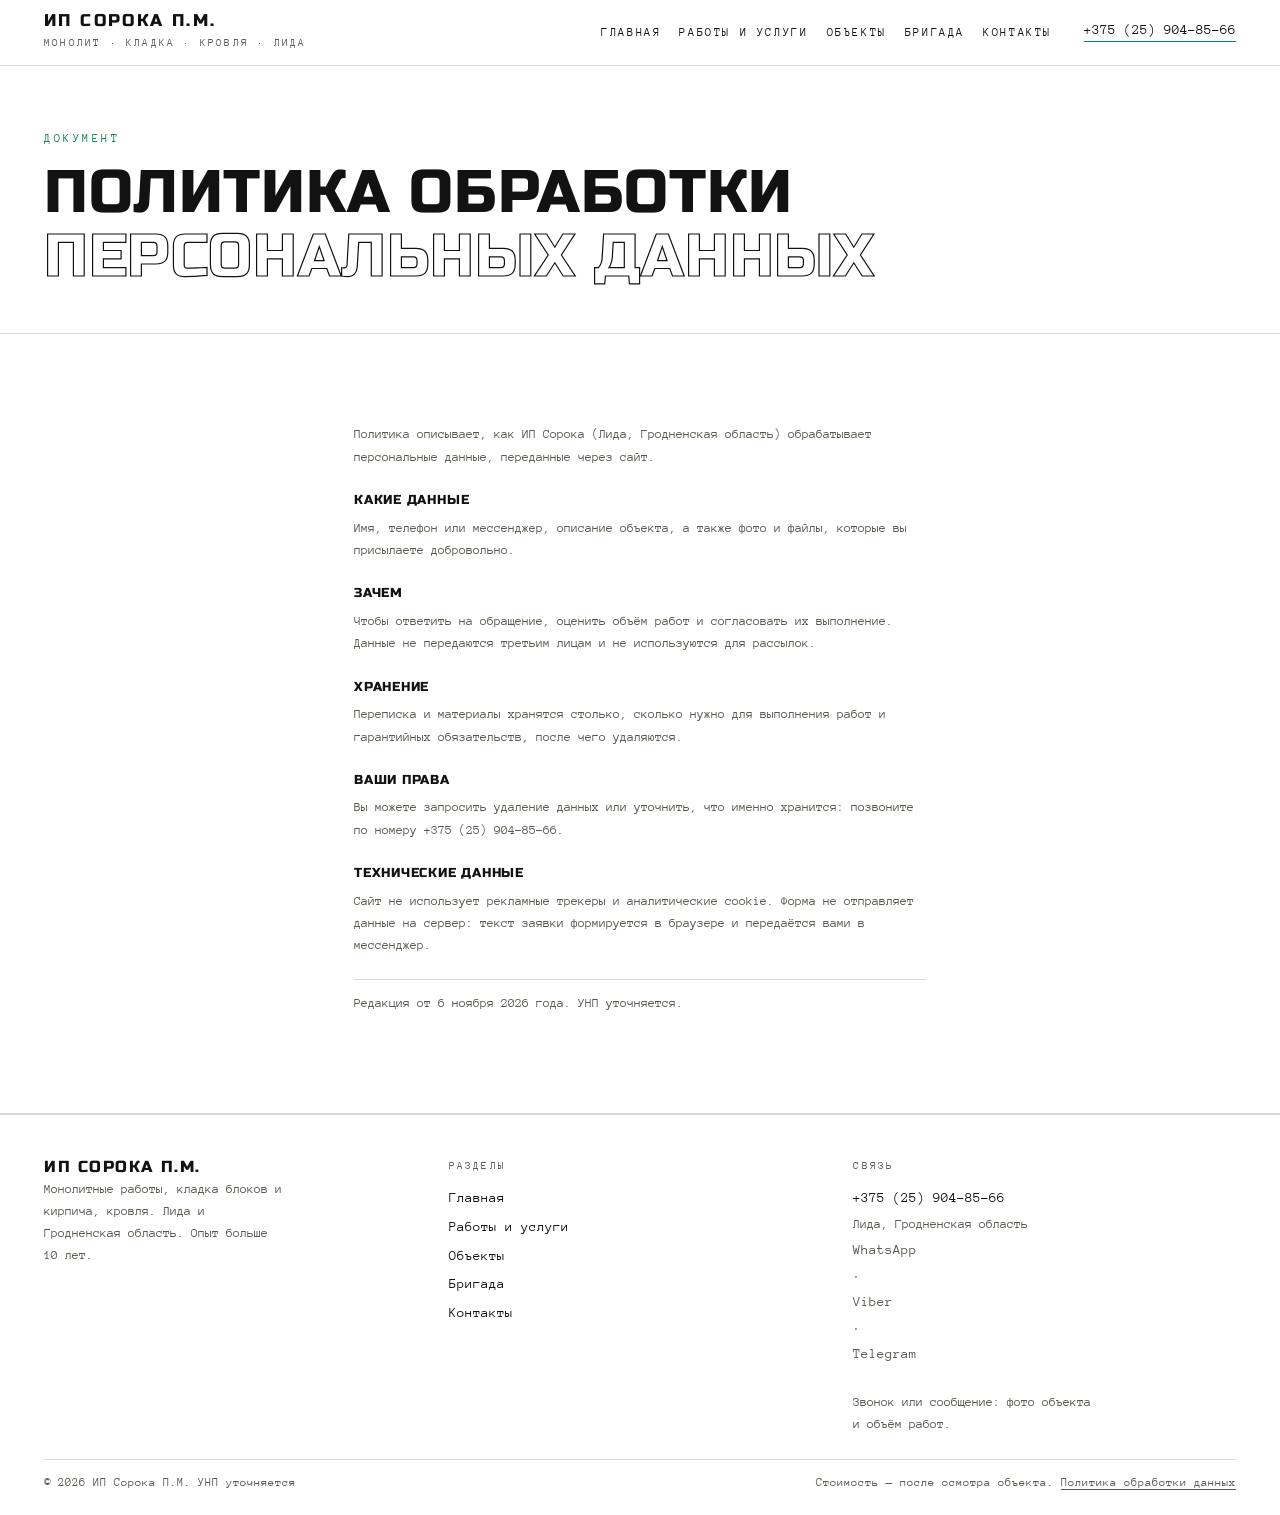
<file: politika.html>
<!doctype html>
<html lang="ru">
<head>
<meta charset="utf-8">
<meta name="viewport" content="width=device-width, initial-scale=1">
<title>Политика обработки персональных данных | ИП Сорока П.М.</title>
<meta name="description" content="Как обрабатываются данные, переданные через сайт: цели, хранение, права.">
<link rel="canonical" href="https://romjjjke.github.io/soroka/politika.html">
<meta property="og:type" content="website">
<meta property="og:title" content="Политика обработки персональных данных | ИП Сорока П.М.">
<meta property="og:description" content="Как обрабатываются данные, переданные через сайт: цели, хранение, права.">
<meta property="og:locale" content="ru_BY">
<meta property="og:url" content="https://romjjjke.github.io/soroka/politika.html">
<meta name="theme-color" content="#FFFFFF">
<link rel="icon" href="favicon.svg" type="image/svg+xml">
<link rel="preconnect" href="https://fonts.googleapis.com">
<link rel="preconnect" href="https://fonts.gstatic.com" crossorigin>
<link href="https://fonts.googleapis.com/css2?family=Russo+One&family=Anonymous+Pro:wght@400;700&display=swap" rel="stylesheet">
<style>[hidden]{display:none!important}
*{box-sizing:border-box}
html{-webkit-text-size-adjust:100%;scroll-behavior:smooth}
body{margin:0;background:#FFFFFF;color:#121212;font:400 18px/1.62 "Anonymous Pro",ui-monospace,monospace;-webkit-font-smoothing:antialiased}
img{display:block;max-width:100%;height:auto}
a{color:inherit;text-decoration:none}
h1,h2,h3,p,ul,ol,figure,dl,dd{margin:0}
ul,ol{padding:0;list-style:none}
button{font:inherit}
.head{position:sticky;top:0;z-index:60;background:#FFFFFF;border-bottom:1px solid rgba(18,18,18,.16)}
.head__row{display:flex;align-items:center;gap:16px;padding:12px clamp(14px,3.6vw,44px)}
.brand{font:400 17px/1 "Russo One",sans-serif;letter-spacing:.14em;text-transform:uppercase}
.brand small{display:block;font:400 11px/1.7 "Anonymous Pro",monospace;letter-spacing:.2em;color:#5C5850;margin-top:5px}
.nav{display:flex;gap:18px;margin-left:auto;font:400 11.5px/1 "Anonymous Pro",monospace;letter-spacing:.14em;text-transform:uppercase}
.head__tel{margin-left:16px;font:400 14px/1 "Anonymous Pro",monospace;border-bottom:1px solid #12814A;padding-bottom:4px}
.burger{display:none;width:44px;height:38px;margin-left:auto;border:1px solid #121212;background:transparent;cursor:pointer;padding:9px}
.burger span{display:block;height:1.5px;background:#121212;margin:4px 0}
.hero{display:grid;grid-template-columns:minmax(0,1.15fr) minmax(0,.85fr);border-bottom:1px solid rgba(18,18,18,.16);min-height:min(88vh,860px)}
.hero__body{padding:clamp(22px,4vw,60px) clamp(14px,3.6vw,44px);display:flex;flex-direction:column;justify-content:space-between;gap:26px}
.hero__media{position:relative;overflow:hidden;background:#E8E5DC}
.hero__media img{width:100%;height:100%;object-fit:cover;filter:contrast(1.05)}
.kicker{font:400 11.5px/1.4 "Anonymous Pro",monospace;letter-spacing:.22em;text-transform:uppercase;color:#12814A}
.btn{display:inline-flex;align-items:center;justify-content:center;gap:8px;padding:16px 22px;border:1px solid #121212;background:transparent;color:#121212;font:400 12px/1 "Anonymous Pro",monospace;letter-spacing:.16em;text-transform:uppercase;cursor:pointer;transition:.2s}
.btn--solid{background:#12814A;border-color:#12814A;color:#FFFFFF}
.wrap{padding-inline:clamp(14px,3.6vw,44px);max-width:1560px;margin:0 auto}
.drawer{position:fixed;inset:0;z-index:90;background:#FFFFFF;color:#121212;overflow-y:auto;overscroll-behavior:contain}
.drawer__inner{padding:clamp(54px,9vw,80px) clamp(16px,5vw,54px) clamp(24px,5vw,44px);display:flex;flex-direction:column;gap:22px;min-height:100%}
.drawer__close{position:fixed;top:12px;right:12px;width:46px;height:46px;border:1px solid rgba(18,18,18,.4);background:transparent;color:#121212;font-size:24px;line-height:1;cursor:pointer}
.drawer__nav{display:flex;flex-direction:column}
.drawer__nav a{font:400 clamp(1.3rem,.9rem + 2.2vw,2rem)/1.16 "Russo One",sans-serif;letter-spacing:.04em;text-transform:uppercase;padding:13px 0;border-bottom:1px solid rgba(18,18,18,.16)}
.drawer__meta{font:400 14px/1.8 "Anonymous Pro",monospace;color:rgba(18,18,18,.8);display:flex;flex-direction:column;gap:6px}
body.is-locked{overflow:hidden}
.foot{border-top:1px solid rgba(18,18,18,.16);padding:clamp(22px,4vw,42px) clamp(14px,3.6vw,44px) 22px}
.foot__grid{display:grid;grid-template-columns:repeat(3,minmax(0,1fr));gap:22px;max-width:1560px;margin:0 auto}
.foot__name{font:400 15.5px/1.35 "Russo One",sans-serif;letter-spacing:.1em;text-transform:uppercase}
.foot__small{font-size:13px;line-height:1.7;color:#5C5850;max-width:34ch}
.foot__h{font:400 11px/1.7 "Anonymous Pro",monospace;letter-spacing:.2em;text-transform:uppercase;color:#5C5850;margin-bottom:9px}
.foot__col a{display:block;font-size:14px;padding:3px 0}
.foot__bottom{display:flex;flex-wrap:wrap;gap:12px;justify-content:space-between;margin-top:24px;padding-top:13px;border-top:1px solid rgba(18,18,18,.16);font-size:12px;line-height:1.7;color:#5C5850;max-width:1560px;margin-inline:auto}
@media (max-width:1180px){.nav{display:none}.burger{display:block}}
@media (max-width:1024px){.hero{grid-template-columns:1fr;min-height:0}.hero__media{min-height:clamp(240px,46vh,420px)}.foot__grid{grid-template-columns:1fr 1fr}}
@media (max-width:640px){.head__tel{display:none}.foot__grid{grid-template-columns:1fr}}
</style>
<link rel="stylesheet" href="assets/css/style.v4.css">
<script type="application/ld+json">{"@context": "https://schema.org", "@type": "LocalBusiness", "name": "ИП Сорока П.М.", "description": "Монолитные работы, кладка блоков и кирпича, кровельные работы, строительство домов и хозпостроек с материалом от 750 руб./м². Лида, Гродненская область.", "telephone": "+375259048566", "address": {"@type": "PostalAddress", "addressLocality": "Лида", "addressRegion": "Гродненская область", "addressCountry": "BY"}, "areaServed": {"@type": "AdministrativeArea", "name": "Гродненская область"}, "url": "https://romjjjke.github.io/soroka/"}</script>
</head>
<body>
<header class="head">
  <div class="head__row">
    <a class="brand" href="index.html">ИП Сорока П.М.<small>Монолит · кладка · кровля · Лида</small></a>
    <nav class="nav" aria-label="Разделы"><a href="index.html">Главная</a><a href="uslugi.html">Работы и услуги</a><a href="raboty.html">Объекты</a><a href="proizvodstvo.html">Бригада</a><a href="kontakty.html">Контакты</a></nav>
    <a class="head__tel" href="tel:+375259048566">+375 (25) 904-85-66</a>
    <button class="burger" id="burger" type="button" aria-expanded="false" aria-controls="drawer" aria-label="Меню"><span></span><span></span><span></span></button>
  </div>
</header>

<section class="phead">
  <div class="wrap">
    <p class="kicker">Документ</p>
    <h1 class="h1">Политика обработки <br><span class="out">персональных данных</span></h1>
  </div>
</section>
<section class="textpage">
  <div class="wrap textpage__in">
    <p>Политика описывает, как ИП Сорока (Лида, Гродненская область) обрабатывает персональные данные, переданные через сайт.</p>
    <h2>Какие данные</h2>
    <p>Имя, телефон или мессенджер, описание объекта, а также фото и файлы, которые вы присылаете добровольно.</p>
    <h2>Зачем</h2>
    <p>Чтобы ответить на обращение, оценить объём работ и согласовать их выполнение. Данные не передаются третьим лицам и не используются для рассылок.</p>
    <h2>Хранение</h2>
    <p>Переписка и материалы хранятся столько, сколько нужно для выполнения работ и гарантийных обязательств, после чего удаляются.</p>
    <h2>Ваши права</h2>
    <p>Вы можете запросить удаление данных или уточнить, что именно хранится: позвоните по номеру +375 (25) 904-85-66.</p>
    <h2>Технические данные</h2>
    <p>Сайт не использует рекламные трекеры и аналитические cookie. Форма не отправляет данные на сервер: текст заявки формируется в браузере и передаётся вами в мессенджер.</p>
    <p class="textpage__date">Редакция от 6 ноября 2026 года. УНП уточняется.</p>
  </div>
</section>
</main>
<footer class="foot">
  <div class="foot__grid">
    <div class="foot__col">
      <p class="foot__name">ИП Сорока П.М.</p>
      <p class="foot__small">Монолитные работы, кладка блоков и кирпича, кровля. Лида и Гродненская область. Опыт больше 10 лет.</p>
    </div>
    <div class="foot__col">
      <p class="foot__h">Разделы</p>
      <a href="index.html">Главная</a><a href="uslugi.html">Работы и услуги</a><a href="raboty.html">Объекты</a><a href="proizvodstvo.html">Бригада</a><a href="kontakty.html">Контакты</a>
    </div>
    <div class="foot__col">
      <p class="foot__h">Связь</p>
      <a href="tel:+375259048566">+375 (25) 904-85-66</a>
      <p class="foot__small">Лида, Гродненская область</p>
      <p class="foot__small"><a href="__WA__" target="_blank" rel="noopener">WhatsApp</a> · <a href="viber://chat?number=%2B375259048566">Viber</a> · <a href="https://t.me/+375259048566" target="_blank" rel="noopener">Telegram</a><br>Звонок или сообщение: фото объекта и объём работ.</p>
    </div>
  </div>
  <div class="foot__bottom">
    <p>© <span id="year">2026</span> ИП Сорока П.М. УНП уточняется</p>
    <p>Стоимость — после осмотра объекта. <a href="politika.html">Политика обработки данных</a></p>
  </div>
</footer>
<div class="drawer" id="drawer" hidden>
  <div class="drawer__inner">
    <button class="drawer__close" type="button" id="drawer-close" aria-label="Закрыть меню">×</button>
    <nav class="drawer__nav" aria-label="Мобильная навигация"><a href="index.html">Главная</a><a href="uslugi.html">Работы и услуги</a><a href="raboty.html">Объекты</a><a href="proizvodstvo.html">Бригада</a><a href="kontakty.html">Контакты</a></nav>
    <div class="drawer__meta">
      <a href="tel:+375259048566">+375 (25) 904-85-66</a>
      <p>Лида, Гродненская область</p>
      <p>Монолит, кладка блоков и кирпича, кровля. Опыт больше 10 лет.</p>
    </div>
  </div>
</div>
<nav class="mobbar" aria-label="Быстрая связь">
  <a class="mobbar__b mobbar__b--call" href="tel:+375259048566">Позвонить</a>
  <a class="mobbar__b mobbar__b--wa" href="https://wa.me/375259048566" target="_blank" rel="noopener">WhatsApp</a>
  <a class="mobbar__b" href="viber://chat?number=%2B375259048566">Viber</a>
  <a class="mobbar__b" href="https://t.me/+375259048566" target="_blank" rel="noopener">Telegram</a>
</nav>
<script src="assets/js/main.v4.js" defer></script>
</body>
</html>
</file>
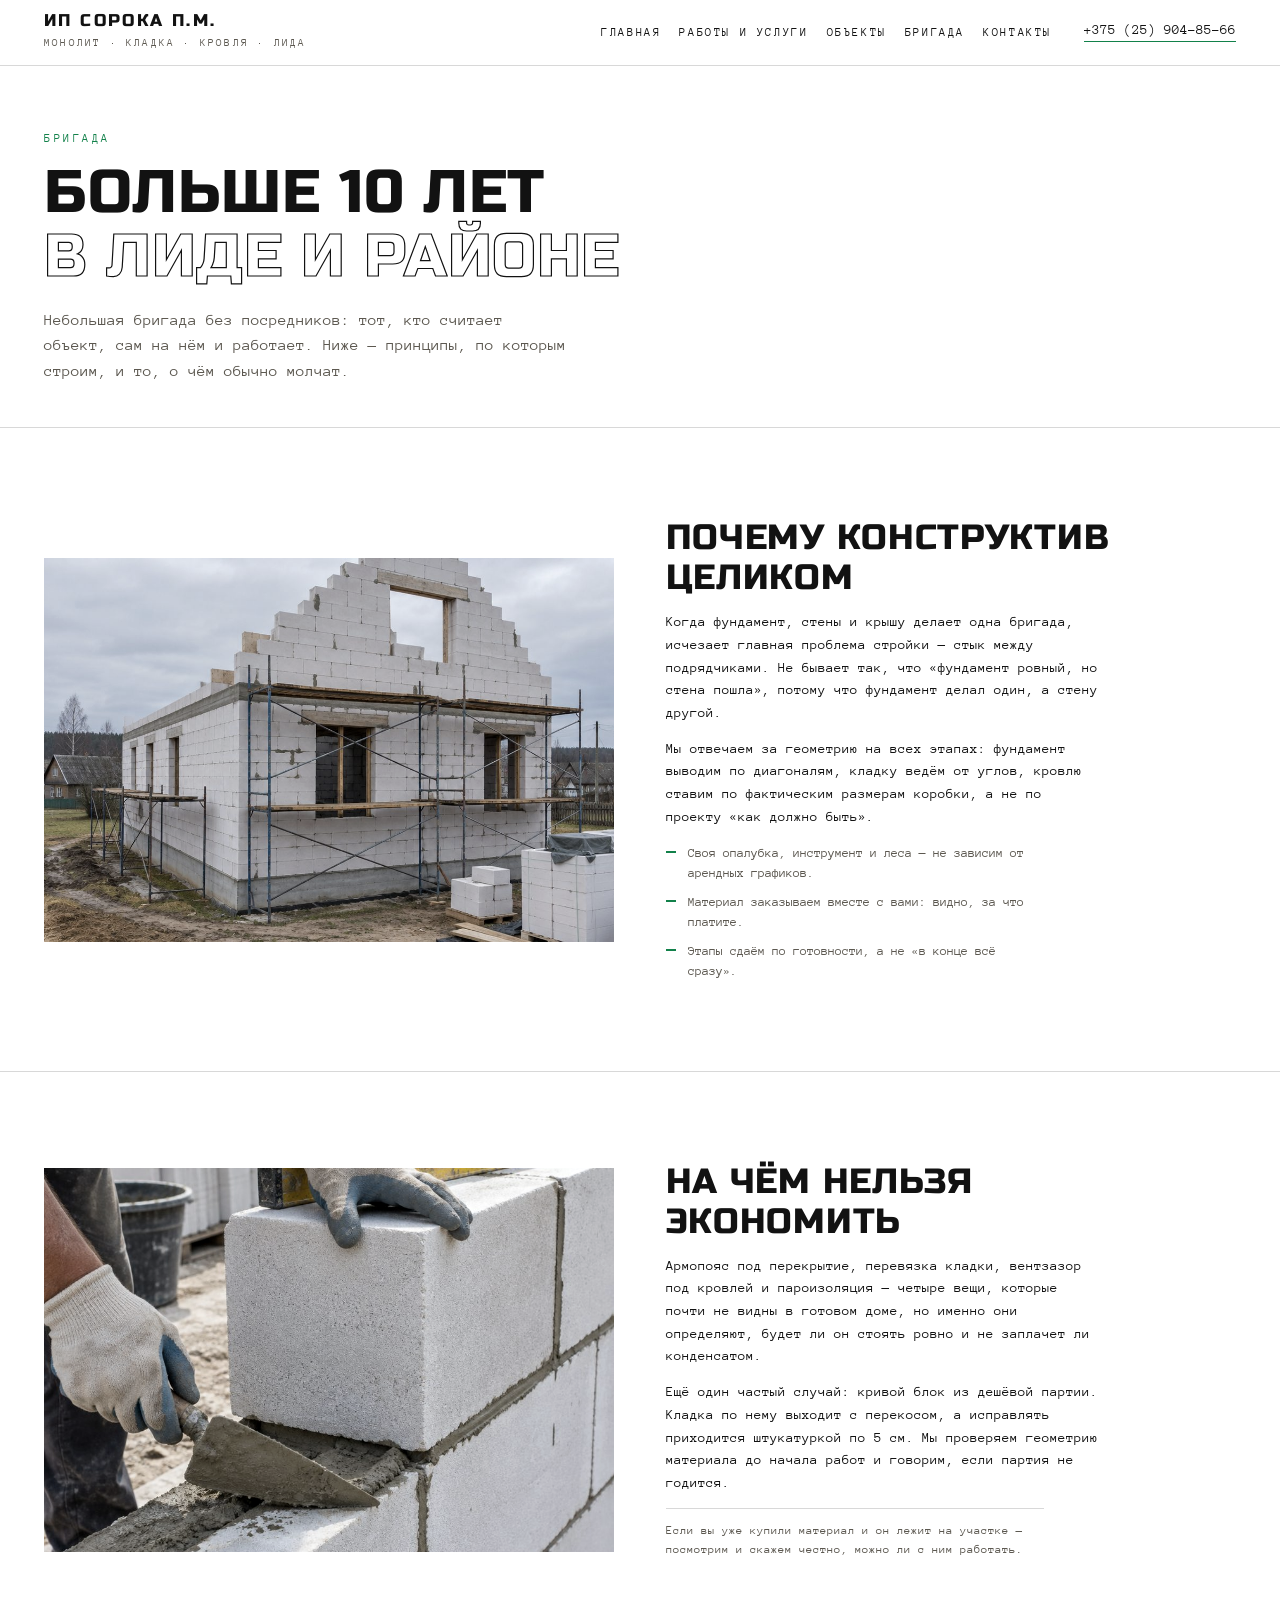
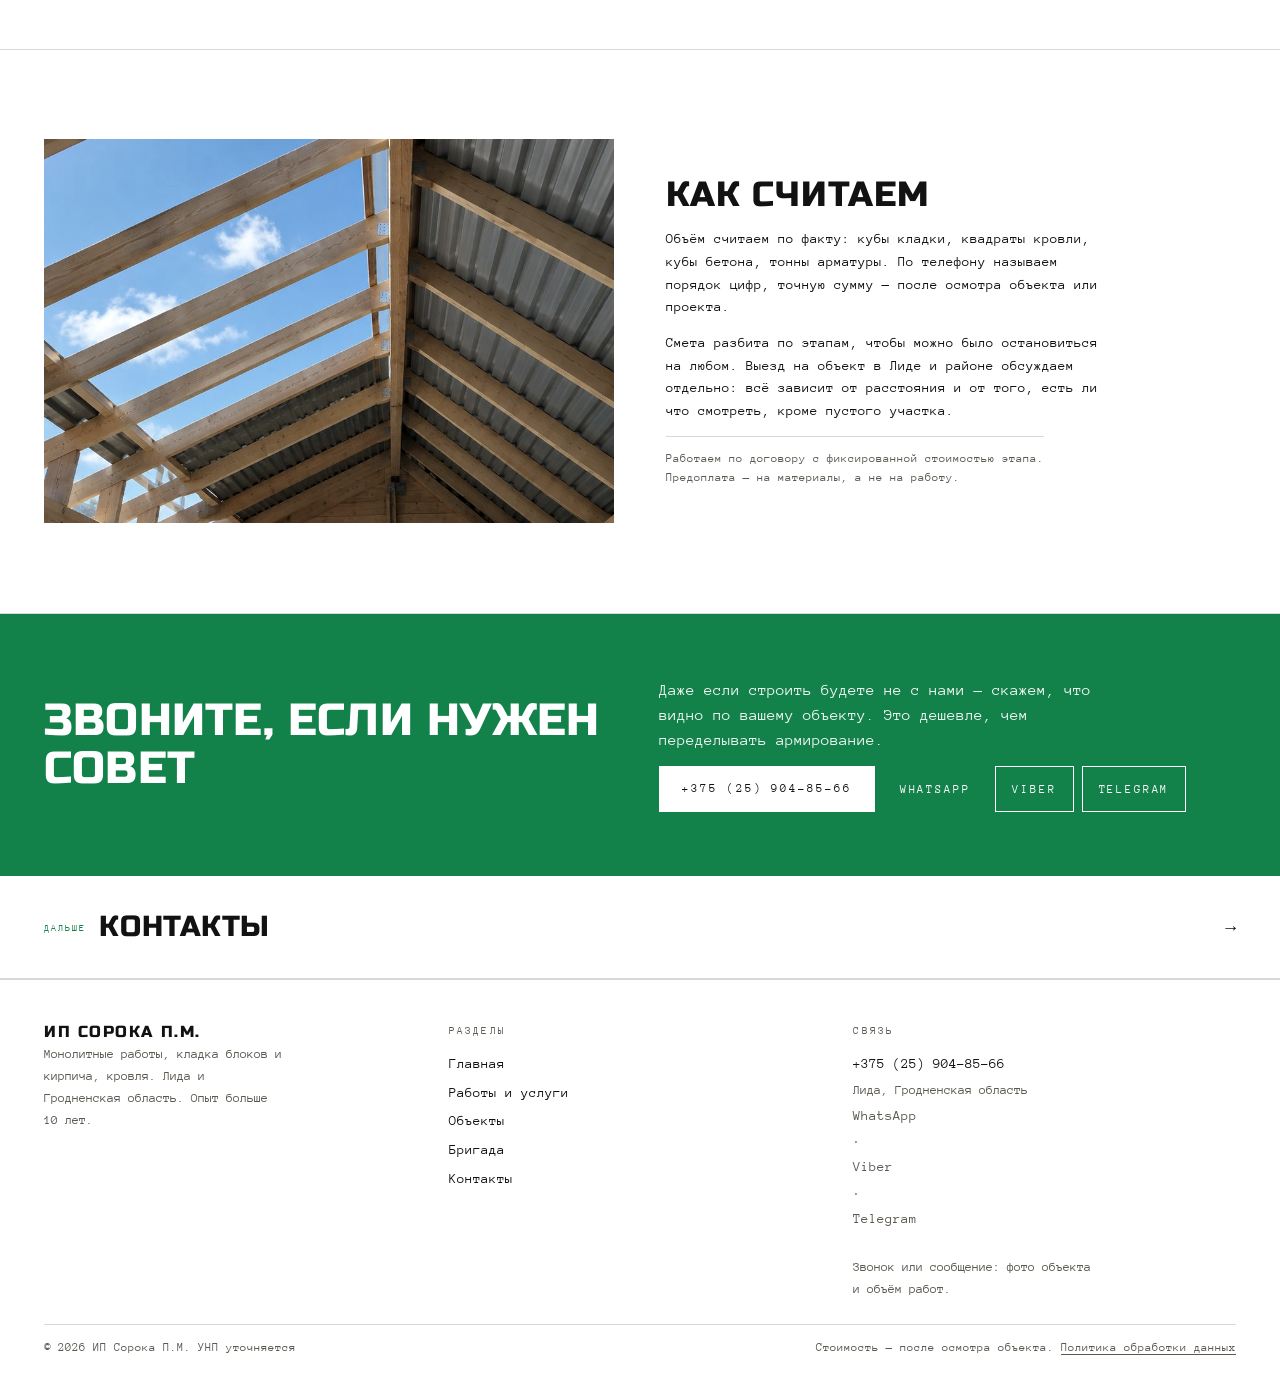
<file: proizvodstvo.html>
<!doctype html>
<html lang="ru">
<head>
<meta charset="utf-8">
<meta name="viewport" content="width=device-width, initial-scale=1">
<title>Бригада: больше 10 лет в Лиде и районе | ИП Сорока П.М.</title>
<meta name="description" content="Небольшая бригада без посредников: конструктив целиком, своя опалубка и инструмент, смета по этапам, на чём нельзя экономить.">
<link rel="canonical" href="https://romjjjke.github.io/soroka/proizvodstvo.html">
<meta property="og:type" content="website">
<meta property="og:title" content="Бригада: больше 10 лет в Лиде и районе | ИП Сорока П.М.">
<meta property="og:description" content="Небольшая бригада без посредников: конструктив целиком, своя опалубка и инструмент, смета по этапам, на чём нельзя экономить.">
<meta property="og:locale" content="ru_BY">
<meta property="og:url" content="https://romjjjke.github.io/soroka/proizvodstvo.html">
<meta name="theme-color" content="#FFFFFF">
<link rel="icon" href="favicon.svg" type="image/svg+xml">
<link rel="preconnect" href="https://fonts.googleapis.com">
<link rel="preconnect" href="https://fonts.gstatic.com" crossorigin>
<link href="https://fonts.googleapis.com/css2?family=Russo+One&family=Anonymous+Pro:wght@400;700&display=swap" rel="stylesheet">
<style>[hidden]{display:none!important}
*{box-sizing:border-box}
html{-webkit-text-size-adjust:100%;scroll-behavior:smooth}
body{margin:0;background:#FFFFFF;color:#121212;font:400 18px/1.62 "Anonymous Pro",ui-monospace,monospace;-webkit-font-smoothing:antialiased}
img{display:block;max-width:100%;height:auto}
a{color:inherit;text-decoration:none}
h1,h2,h3,p,ul,ol,figure,dl,dd{margin:0}
ul,ol{padding:0;list-style:none}
button{font:inherit}
.head{position:sticky;top:0;z-index:60;background:#FFFFFF;border-bottom:1px solid rgba(18,18,18,.16)}
.head__row{display:flex;align-items:center;gap:16px;padding:12px clamp(14px,3.6vw,44px)}
.brand{font:400 17px/1 "Russo One",sans-serif;letter-spacing:.14em;text-transform:uppercase}
.brand small{display:block;font:400 11px/1.7 "Anonymous Pro",monospace;letter-spacing:.2em;color:#5C5850;margin-top:5px}
.nav{display:flex;gap:18px;margin-left:auto;font:400 11.5px/1 "Anonymous Pro",monospace;letter-spacing:.14em;text-transform:uppercase}
.head__tel{margin-left:16px;font:400 14px/1 "Anonymous Pro",monospace;border-bottom:1px solid #12814A;padding-bottom:4px}
.burger{display:none;width:44px;height:38px;margin-left:auto;border:1px solid #121212;background:transparent;cursor:pointer;padding:9px}
.burger span{display:block;height:1.5px;background:#121212;margin:4px 0}
.hero{display:grid;grid-template-columns:minmax(0,1.15fr) minmax(0,.85fr);border-bottom:1px solid rgba(18,18,18,.16);min-height:min(88vh,860px)}
.hero__body{padding:clamp(22px,4vw,60px) clamp(14px,3.6vw,44px);display:flex;flex-direction:column;justify-content:space-between;gap:26px}
.hero__media{position:relative;overflow:hidden;background:#E8E5DC}
.hero__media img{width:100%;height:100%;object-fit:cover;filter:contrast(1.05)}
.kicker{font:400 11.5px/1.4 "Anonymous Pro",monospace;letter-spacing:.22em;text-transform:uppercase;color:#12814A}
.btn{display:inline-flex;align-items:center;justify-content:center;gap:8px;padding:16px 22px;border:1px solid #121212;background:transparent;color:#121212;font:400 12px/1 "Anonymous Pro",monospace;letter-spacing:.16em;text-transform:uppercase;cursor:pointer;transition:.2s}
.btn--solid{background:#12814A;border-color:#12814A;color:#FFFFFF}
.wrap{padding-inline:clamp(14px,3.6vw,44px);max-width:1560px;margin:0 auto}
.drawer{position:fixed;inset:0;z-index:90;background:#FFFFFF;color:#121212;overflow-y:auto;overscroll-behavior:contain}
.drawer__inner{padding:clamp(54px,9vw,80px) clamp(16px,5vw,54px) clamp(24px,5vw,44px);display:flex;flex-direction:column;gap:22px;min-height:100%}
.drawer__close{position:fixed;top:12px;right:12px;width:46px;height:46px;border:1px solid rgba(18,18,18,.4);background:transparent;color:#121212;font-size:24px;line-height:1;cursor:pointer}
.drawer__nav{display:flex;flex-direction:column}
.drawer__nav a{font:400 clamp(1.3rem,.9rem + 2.2vw,2rem)/1.16 "Russo One",sans-serif;letter-spacing:.04em;text-transform:uppercase;padding:13px 0;border-bottom:1px solid rgba(18,18,18,.16)}
.drawer__meta{font:400 14px/1.8 "Anonymous Pro",monospace;color:rgba(18,18,18,.8);display:flex;flex-direction:column;gap:6px}
body.is-locked{overflow:hidden}
.foot{border-top:1px solid rgba(18,18,18,.16);padding:clamp(22px,4vw,42px) clamp(14px,3.6vw,44px) 22px}
.foot__grid{display:grid;grid-template-columns:repeat(3,minmax(0,1fr));gap:22px;max-width:1560px;margin:0 auto}
.foot__name{font:400 15.5px/1.35 "Russo One",sans-serif;letter-spacing:.1em;text-transform:uppercase}
.foot__small{font-size:13px;line-height:1.7;color:#5C5850;max-width:34ch}
.foot__h{font:400 11px/1.7 "Anonymous Pro",monospace;letter-spacing:.2em;text-transform:uppercase;color:#5C5850;margin-bottom:9px}
.foot__col a{display:block;font-size:14px;padding:3px 0}
.foot__bottom{display:flex;flex-wrap:wrap;gap:12px;justify-content:space-between;margin-top:24px;padding-top:13px;border-top:1px solid rgba(18,18,18,.16);font-size:12px;line-height:1.7;color:#5C5850;max-width:1560px;margin-inline:auto}
@media (max-width:1180px){.nav{display:none}.burger{display:block}}
@media (max-width:1024px){.hero{grid-template-columns:1fr;min-height:0}.hero__media{min-height:clamp(240px,46vh,420px)}.foot__grid{grid-template-columns:1fr 1fr}}
@media (max-width:640px){.head__tel{display:none}.foot__grid{grid-template-columns:1fr}}
</style>
<link rel="stylesheet" href="assets/css/style.v4.css">
<script type="application/ld+json">{"@context": "https://schema.org", "@type": "LocalBusiness", "name": "ИП Сорока П.М.", "description": "Монолитные работы, кладка блоков и кирпича, кровельные работы, строительство домов и хозпостроек с материалом от 750 руб./м². Лида, Гродненская область.", "telephone": "+375259048566", "address": {"@type": "PostalAddress", "addressLocality": "Лида", "addressRegion": "Гродненская область", "addressCountry": "BY"}, "areaServed": {"@type": "AdministrativeArea", "name": "Гродненская область"}, "url": "https://romjjjke.github.io/soroka/"}</script>
</head>
<body>
<header class="head">
  <div class="head__row">
    <a class="brand" href="index.html">ИП Сорока П.М.<small>Монолит · кладка · кровля · Лида</small></a>
    <nav class="nav" aria-label="Разделы"><a href="index.html">Главная</a><a href="uslugi.html">Работы и услуги</a><a href="raboty.html">Объекты</a><a href="proizvodstvo.html" aria-current="page">Бригада</a><a href="kontakty.html">Контакты</a></nav>
    <a class="head__tel" href="tel:+375259048566">+375 (25) 904-85-66</a>
    <button class="burger" id="burger" type="button" aria-expanded="false" aria-controls="drawer" aria-label="Меню"><span></span><span></span><span></span></button>
  </div>
</header>

<section class="phead">
  <div class="wrap">
    <p class="kicker">Бригада</p>
    <h1 class="h1">Больше 10 лет <br><span class="out">в Лиде и районе</span></h1>
    <p class="phead__lead">Небольшая бригада без посредников: тот, кто считает объект, сам на нём и работает. Ниже — принципы, по которым строим, и то, о чём обычно молчат.</p>
  </div>
</section>

<section class="duo">
  <div class="wrap duo__grid">
    <figure class="duo__fig">
      <img src="assets/img/house.jpg" alt="Дом из газоблока в процессе строительства" width="1080" height="720" loading="lazy">
    </figure>
    <div class="duo__copy">
      <h2 class="h2">Почему конструктив целиком</h2>
      <p>Когда фундамент, стены и крышу делает одна бригада, исчезает главная проблема стройки — стык между подрядчиками. Не бывает так, что «фундамент ровный, но стена пошла», потому что фундамент делал один, а стену другой.</p>
      <p>Мы отвечаем за геометрию на всех этапах: фундамент выводим по диагоналям, кладку ведём от углов, кровлю ставим по фактическим размерам коробки, а не по проекту «как должно быть».</p>
      <ul class="ul">
        <li>Своя опалубка, инструмент и леса — не зависим от арендных графиков.</li>
        <li>Материал заказываем вместе с вами: видно, за что платите.</li>
        <li>Этапы сдаём по готовности, а не «в конце всё сразу».</li>
      </ul>
    </div>
  </div>
</section>

<section class="duo duo--flip">
  <div class="wrap duo__grid">
    <div class="duo__copy">
      <h2 class="h2">На чём нельзя экономить</h2>
      <p>Армопояс под перекрытие, перевязка кладки, вентзазор под кровлей и пароизоляция — четыре вещи, которые почти не видны в готовом доме, но именно они определяют, будет ли он стоять ровно и не заплачет ли конденсатом.</p>
      <p>Ещё один частый случай: кривой блок из дешёвой партии. Кладка по нему выходит с перекосом, а исправлять приходится штукатуркой по 5 см. Мы проверяем геометрию материала до начала работ и говорим, если партия не годится.</p>
      <p class="duo__note">Если вы уже купили материал и он лежит на участке — посмотрим и скажем честно, можно ли с ним работать.</p>
    </div>
    <figure class="duo__fig">
      <img src="assets/img/block.jpg" alt="Кладка блоков с уровнем" width="900" height="782" loading="lazy">
    </figure>
  </div>
</section>

<section class="duo">
  <div class="wrap duo__grid">
    <figure class="duo__fig">
      <img src="assets/img/roof.jpg" alt="Кровельные работы" width="900" height="782" loading="lazy">
    </figure>
    <div class="duo__copy">
      <h2 class="h2">Как считаем</h2>
      <p>Объём считаем по факту: кубы кладки, квадраты кровли, кубы бетона, тонны арматуры. По телефону называем порядок цифр, точную сумму — после осмотра объекта или проекта.</p>
      <p>Смета разбита по этапам, чтобы можно было остановиться на любом. Выезд на объект в Лиде и районе обсуждаем отдельно: всё зависит от расстояния и от того, есть ли что смотреть, кроме пустого участка.</p>
      <p class="duo__note">Работаем по договору с фиксированной стоимостью этапа. Предоплата — на материалы, а не на работу.</p>
    </div>
  </div>
</section>

<section class="cta">
  <div class="wrap cta__in">
    <h2 class="cta__h">Звоните, если нужен совет</h2>
    <div class="cta__side">
      <p class="cta__text">Даже если строить будете не с нами — скажем, что видно по вашему объекту. Это дешевле, чем переделывать армирование.</p>
      <div class="cta__actions">
        <a class="btn btn--solid" href="tel:+375259048566">+375 (25) 904-85-66</a>
        <div class="msg">
          <a class="btn btn--wa" href="https://wa.me/375259048566" target="_blank" rel="noopener">WhatsApp</a>
          <a class="btn" href="viber://chat?number=%2B375259048566">Viber</a>
          <a class="btn" href="https://t.me/+375259048566" target="_blank" rel="noopener">Telegram</a>
        </div>
      </div>
    </div>
  </div>
</section>
  <section class="next">
    <a class="next__link" href="kontakty.html">
      <span class="next__label">Дальше</span>
      <span class="next__title">Контакты</span>
      <span class="next__arrow" aria-hidden="true">→</span>
    </a>
  </section>
</main>
<footer class="foot">
  <div class="foot__grid">
    <div class="foot__col">
      <p class="foot__name">ИП Сорока П.М.</p>
      <p class="foot__small">Монолитные работы, кладка блоков и кирпича, кровля. Лида и Гродненская область. Опыт больше 10 лет.</p>
    </div>
    <div class="foot__col">
      <p class="foot__h">Разделы</p>
      <a href="index.html">Главная</a><a href="uslugi.html">Работы и услуги</a><a href="raboty.html">Объекты</a><a href="proizvodstvo.html">Бригада</a><a href="kontakty.html">Контакты</a>
    </div>
    <div class="foot__col">
      <p class="foot__h">Связь</p>
      <a href="tel:+375259048566">+375 (25) 904-85-66</a>
      <p class="foot__small">Лида, Гродненская область</p>
      <p class="foot__small"><a href="__WA__" target="_blank" rel="noopener">WhatsApp</a> · <a href="viber://chat?number=%2B375259048566">Viber</a> · <a href="https://t.me/+375259048566" target="_blank" rel="noopener">Telegram</a><br>Звонок или сообщение: фото объекта и объём работ.</p>
    </div>
  </div>
  <div class="foot__bottom">
    <p>© <span id="year">2026</span> ИП Сорока П.М. УНП уточняется</p>
    <p>Стоимость — после осмотра объекта. <a href="politika.html">Политика обработки данных</a></p>
  </div>
</footer>
<div class="drawer" id="drawer" hidden>
  <div class="drawer__inner">
    <button class="drawer__close" type="button" id="drawer-close" aria-label="Закрыть меню">×</button>
    <nav class="drawer__nav" aria-label="Мобильная навигация"><a href="index.html">Главная</a><a href="uslugi.html">Работы и услуги</a><a href="raboty.html">Объекты</a><a href="proizvodstvo.html" aria-current="page">Бригада</a><a href="kontakty.html">Контакты</a></nav>
    <div class="drawer__meta">
      <a href="tel:+375259048566">+375 (25) 904-85-66</a>
      <p>Лида, Гродненская область</p>
      <p>Монолит, кладка блоков и кирпича, кровля. Опыт больше 10 лет.</p>
    </div>
  </div>
</div>
<nav class="mobbar" aria-label="Быстрая связь">
  <a class="mobbar__b mobbar__b--call" href="tel:+375259048566">Позвонить</a>
  <a class="mobbar__b mobbar__b--wa" href="https://wa.me/375259048566" target="_blank" rel="noopener">WhatsApp</a>
  <a class="mobbar__b" href="viber://chat?number=%2B375259048566">Viber</a>
  <a class="mobbar__b" href="https://t.me/+375259048566" target="_blank" rel="noopener">Telegram</a>
</nav>
<script src="assets/js/main.v4.js" defer></script>
</body>
</html>
</file>
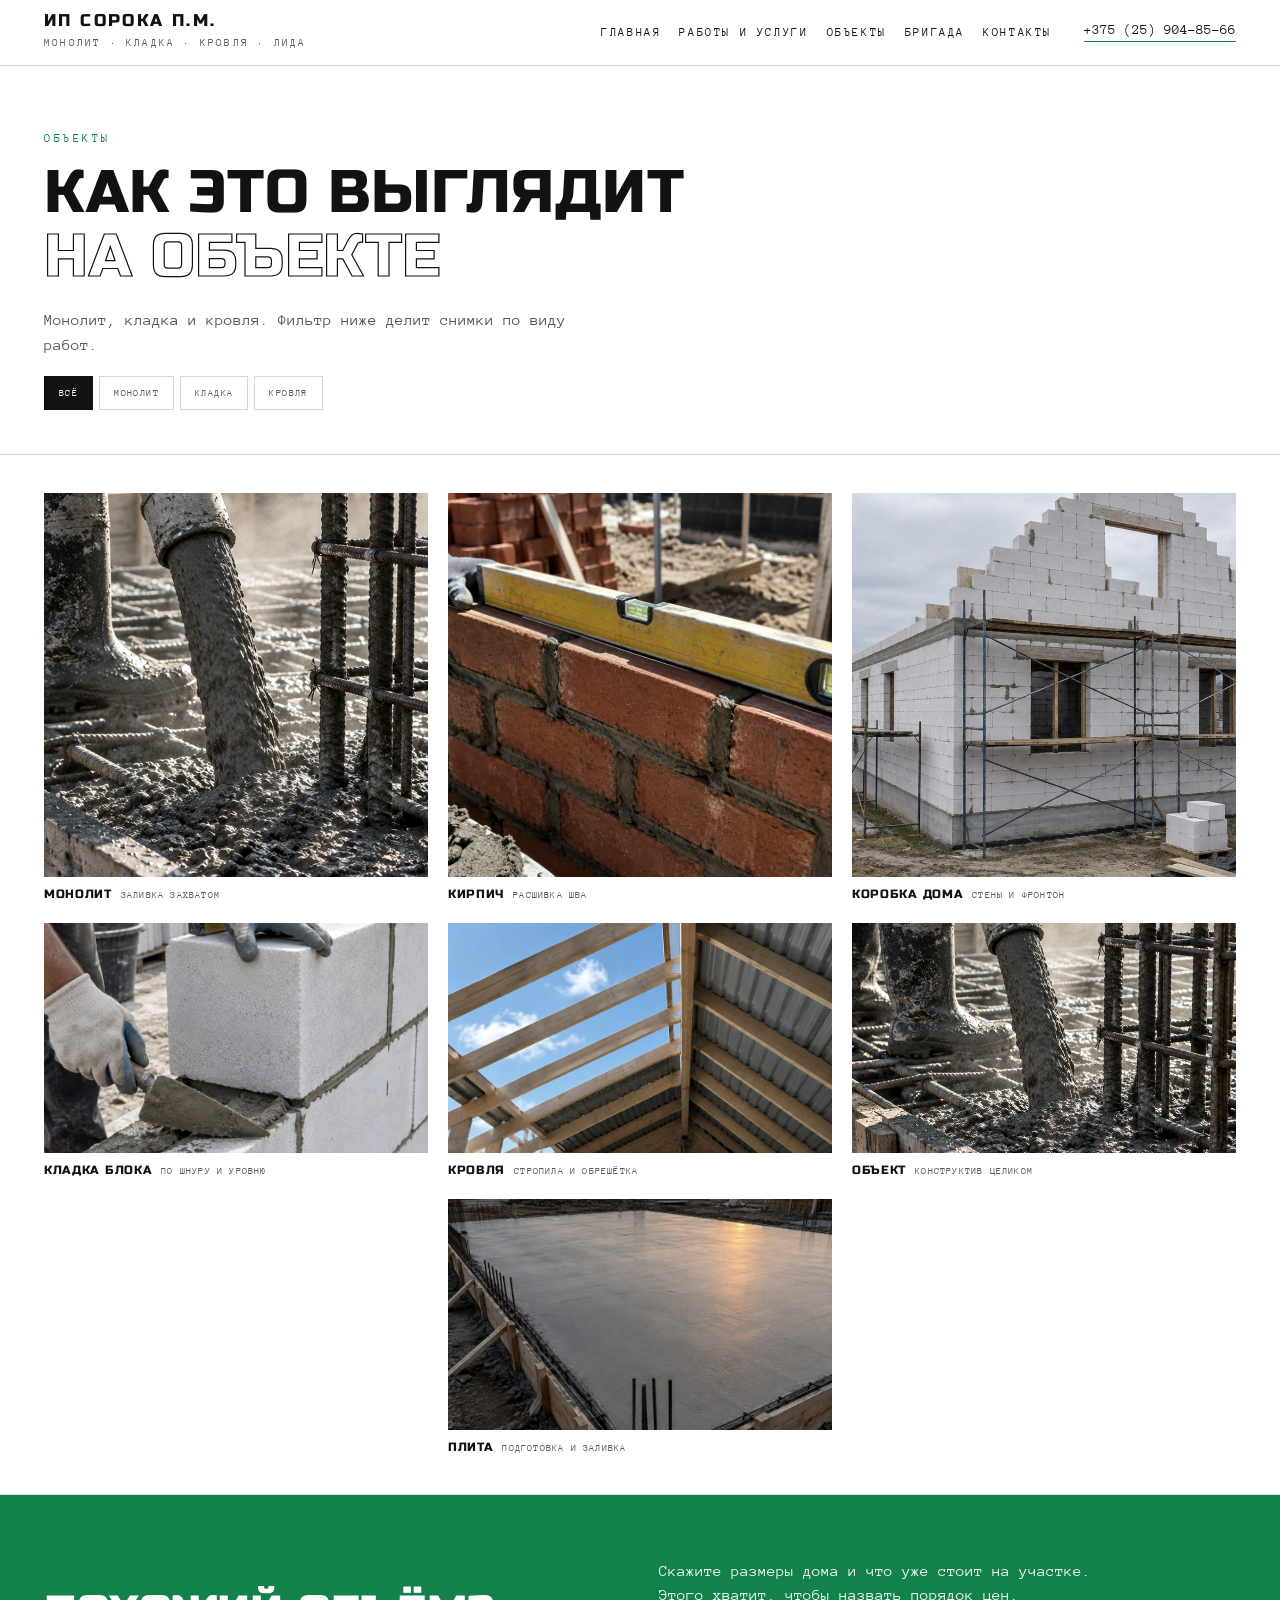
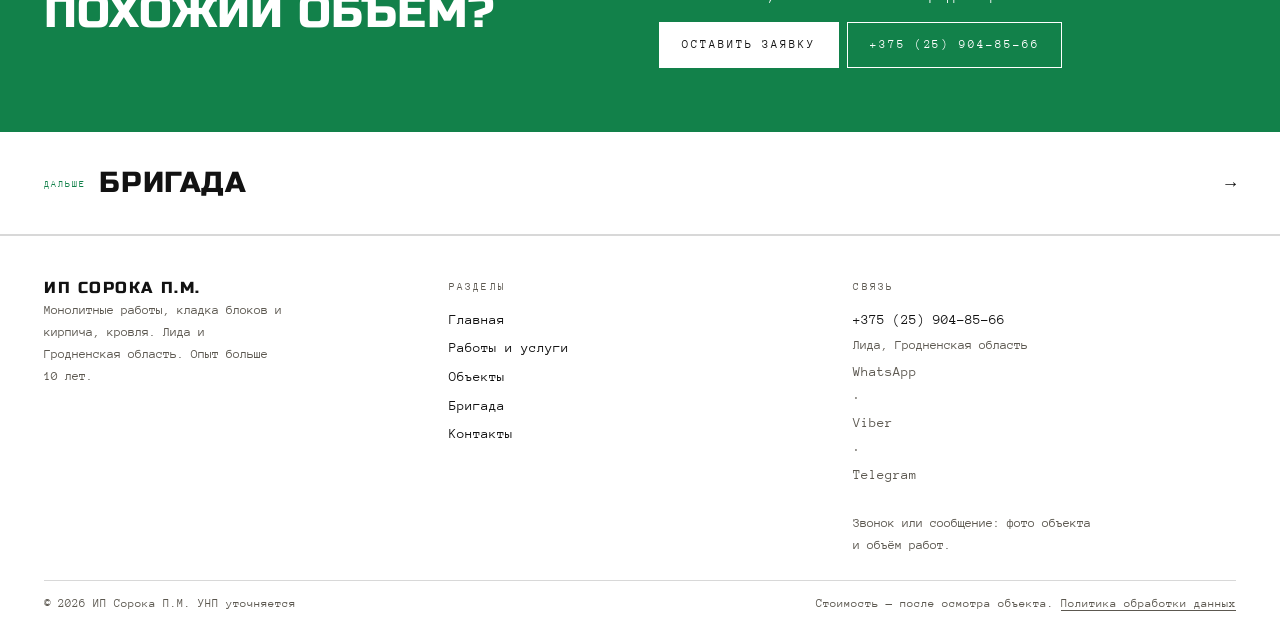
<file: raboty.html>
<!doctype html>
<html lang="ru">
<head>
<meta charset="utf-8">
<meta name="viewport" content="width=device-width, initial-scale=1">
<title>Объекты: монолит, кладка, кровля | ИП Сорока П.М., Лида</title>
<meta name="description" content="Фотографии работ: бетонирование, кладка блоков и кирпича, стропильная система и кровля.">
<link rel="canonical" href="https://romjjjke.github.io/soroka/raboty.html">
<meta property="og:type" content="website">
<meta property="og:title" content="Объекты: монолит, кладка, кровля | ИП Сорока П.М., Лида">
<meta property="og:description" content="Фотографии работ: бетонирование, кладка блоков и кирпича, стропильная система и кровля.">
<meta property="og:locale" content="ru_BY">
<meta property="og:url" content="https://romjjjke.github.io/soroka/raboty.html">
<meta name="theme-color" content="#FFFFFF">
<link rel="icon" href="favicon.svg" type="image/svg+xml">
<link rel="preconnect" href="https://fonts.googleapis.com">
<link rel="preconnect" href="https://fonts.gstatic.com" crossorigin>
<link href="https://fonts.googleapis.com/css2?family=Russo+One&family=Anonymous+Pro:wght@400;700&display=swap" rel="stylesheet">
<style>[hidden]{display:none!important}
*{box-sizing:border-box}
html{-webkit-text-size-adjust:100%;scroll-behavior:smooth}
body{margin:0;background:#FFFFFF;color:#121212;font:400 18px/1.62 "Anonymous Pro",ui-monospace,monospace;-webkit-font-smoothing:antialiased}
img{display:block;max-width:100%;height:auto}
a{color:inherit;text-decoration:none}
h1,h2,h3,p,ul,ol,figure,dl,dd{margin:0}
ul,ol{padding:0;list-style:none}
button{font:inherit}
.head{position:sticky;top:0;z-index:60;background:#FFFFFF;border-bottom:1px solid rgba(18,18,18,.16)}
.head__row{display:flex;align-items:center;gap:16px;padding:12px clamp(14px,3.6vw,44px)}
.brand{font:400 17px/1 "Russo One",sans-serif;letter-spacing:.14em;text-transform:uppercase}
.brand small{display:block;font:400 11px/1.7 "Anonymous Pro",monospace;letter-spacing:.2em;color:#5C5850;margin-top:5px}
.nav{display:flex;gap:18px;margin-left:auto;font:400 11.5px/1 "Anonymous Pro",monospace;letter-spacing:.14em;text-transform:uppercase}
.head__tel{margin-left:16px;font:400 14px/1 "Anonymous Pro",monospace;border-bottom:1px solid #12814A;padding-bottom:4px}
.burger{display:none;width:44px;height:38px;margin-left:auto;border:1px solid #121212;background:transparent;cursor:pointer;padding:9px}
.burger span{display:block;height:1.5px;background:#121212;margin:4px 0}
.hero{display:grid;grid-template-columns:minmax(0,1.15fr) minmax(0,.85fr);border-bottom:1px solid rgba(18,18,18,.16);min-height:min(88vh,860px)}
.hero__body{padding:clamp(22px,4vw,60px) clamp(14px,3.6vw,44px);display:flex;flex-direction:column;justify-content:space-between;gap:26px}
.hero__media{position:relative;overflow:hidden;background:#E8E5DC}
.hero__media img{width:100%;height:100%;object-fit:cover;filter:contrast(1.05)}
.kicker{font:400 11.5px/1.4 "Anonymous Pro",monospace;letter-spacing:.22em;text-transform:uppercase;color:#12814A}
.btn{display:inline-flex;align-items:center;justify-content:center;gap:8px;padding:16px 22px;border:1px solid #121212;background:transparent;color:#121212;font:400 12px/1 "Anonymous Pro",monospace;letter-spacing:.16em;text-transform:uppercase;cursor:pointer;transition:.2s}
.btn--solid{background:#12814A;border-color:#12814A;color:#FFFFFF}
.wrap{padding-inline:clamp(14px,3.6vw,44px);max-width:1560px;margin:0 auto}
.drawer{position:fixed;inset:0;z-index:90;background:#FFFFFF;color:#121212;overflow-y:auto;overscroll-behavior:contain}
.drawer__inner{padding:clamp(54px,9vw,80px) clamp(16px,5vw,54px) clamp(24px,5vw,44px);display:flex;flex-direction:column;gap:22px;min-height:100%}
.drawer__close{position:fixed;top:12px;right:12px;width:46px;height:46px;border:1px solid rgba(18,18,18,.4);background:transparent;color:#121212;font-size:24px;line-height:1;cursor:pointer}
.drawer__nav{display:flex;flex-direction:column}
.drawer__nav a{font:400 clamp(1.3rem,.9rem + 2.2vw,2rem)/1.16 "Russo One",sans-serif;letter-spacing:.04em;text-transform:uppercase;padding:13px 0;border-bottom:1px solid rgba(18,18,18,.16)}
.drawer__meta{font:400 14px/1.8 "Anonymous Pro",monospace;color:rgba(18,18,18,.8);display:flex;flex-direction:column;gap:6px}
body.is-locked{overflow:hidden}
.foot{border-top:1px solid rgba(18,18,18,.16);padding:clamp(22px,4vw,42px) clamp(14px,3.6vw,44px) 22px}
.foot__grid{display:grid;grid-template-columns:repeat(3,minmax(0,1fr));gap:22px;max-width:1560px;margin:0 auto}
.foot__name{font:400 15.5px/1.35 "Russo One",sans-serif;letter-spacing:.1em;text-transform:uppercase}
.foot__small{font-size:13px;line-height:1.7;color:#5C5850;max-width:34ch}
.foot__h{font:400 11px/1.7 "Anonymous Pro",monospace;letter-spacing:.2em;text-transform:uppercase;color:#5C5850;margin-bottom:9px}
.foot__col a{display:block;font-size:14px;padding:3px 0}
.foot__bottom{display:flex;flex-wrap:wrap;gap:12px;justify-content:space-between;margin-top:24px;padding-top:13px;border-top:1px solid rgba(18,18,18,.16);font-size:12px;line-height:1.7;color:#5C5850;max-width:1560px;margin-inline:auto}
@media (max-width:1180px){.nav{display:none}.burger{display:block}}
@media (max-width:1024px){.hero{grid-template-columns:1fr;min-height:0}.hero__media{min-height:clamp(240px,46vh,420px)}.foot__grid{grid-template-columns:1fr 1fr}}
@media (max-width:640px){.head__tel{display:none}.foot__grid{grid-template-columns:1fr}}
</style>
<link rel="stylesheet" href="assets/css/style.v4.css">
<script type="application/ld+json">{"@context": "https://schema.org", "@type": "LocalBusiness", "name": "ИП Сорока П.М.", "description": "Монолитные работы, кладка блоков и кирпича, кровельные работы, строительство домов и хозпостроек с материалом от 750 руб./м². Лида, Гродненская область.", "telephone": "+375259048566", "address": {"@type": "PostalAddress", "addressLocality": "Лида", "addressRegion": "Гродненская область", "addressCountry": "BY"}, "areaServed": {"@type": "AdministrativeArea", "name": "Гродненская область"}, "url": "https://romjjjke.github.io/soroka/"}</script>
</head>
<body>
<header class="head">
  <div class="head__row">
    <a class="brand" href="index.html">ИП Сорока П.М.<small>Монолит · кладка · кровля · Лида</small></a>
    <nav class="nav" aria-label="Разделы"><a href="index.html">Главная</a><a href="uslugi.html">Работы и услуги</a><a href="raboty.html" aria-current="page">Объекты</a><a href="proizvodstvo.html">Бригада</a><a href="kontakty.html">Контакты</a></nav>
    <a class="head__tel" href="tel:+375259048566">+375 (25) 904-85-66</a>
    <button class="burger" id="burger" type="button" aria-expanded="false" aria-controls="drawer" aria-label="Меню"><span></span><span></span><span></span></button>
  </div>
</header>

<section class="phead">
  <div class="wrap">
    <p class="kicker">Объекты</p>
    <h1 class="h1">Как это выглядит <br><span class="out">на объекте</span></h1>
    <p class="phead__lead">Монолит, кладка и кровля. Фильтр ниже делит снимки по виду работ.</p>
    <div class="chips" id="chips" role="tablist" aria-label="Фильтр объектов">
      <button class="chip is-on" data-cat="all" type="button">Всё</button>
      <button class="chip" data-cat="monolit" type="button">Монолит</button>
      <button class="chip" data-cat="kladka" type="button">Кладка</button>
      <button class="chip" data-cat="krovlya" type="button">Кровля</button>
    </div>
  </div>
</section>

<section class="masonry">
  <div class="wrap">
    <figure class="shot shot--tall" data-cat="monolit">
      <img src="assets/img/mono-wide.jpg" alt="Бетонирование монолитной конструкции" width="1300" height="722" loading="lazy">
      <figcaption><b>Монолит</b><span>заливка захватом</span></figcaption>
    </figure>
    <figure class="shot" data-cat="kladka">
      <img src="assets/img/block.jpg" alt="Кладка блоков на объекте" width="900" height="782" loading="lazy">
      <figcaption><b>Кладка блока</b><span>по шнуру и уровню</span></figcaption>
    </figure>
    <figure class="shot shot--tall" data-cat="kladka">
      <img src="assets/img/brick.jpg" alt="Кирпичная кладка крупным планом" width="900" height="782" loading="lazy">
      <figcaption><b>Кирпич</b><span>расшивка шва</span></figcaption>
    </figure>
    <figure class="shot" data-cat="krovlya">
      <img src="assets/img/roof.jpg" alt="Стропильная система под покрытие" width="900" height="782" loading="lazy">
      <figcaption><b>Кровля</b><span>стропила и обрешётка</span></figcaption>
    </figure>
    <figure class="shot" data-cat="monolit">
      <img src="assets/img/slab.jpg" alt="Монолитная плита" width="980" height="700" loading="lazy">
      <figcaption><b>Плита</b><span>подготовка и заливка</span></figcaption>
    </figure>
    <figure class="shot shot--tall" data-cat="kladka">
      <img src="assets/img/house.jpg" alt="Дом из газоблока в процессе строительства" width="1080" height="720" loading="lazy">
      <figcaption><b>Коробка дома</b><span>стены и фронтон</span></figcaption>
    </figure>
    <figure class="shot" data-cat="krovlya">
      <img src="assets/img/mono.jpg" alt="Работа на объекте" width="760" height="974" loading="lazy">
      <figcaption><b>Объект</b><span>конструктив целиком</span></figcaption>
    </figure>
  </div>
</section>

<section class="cta">
  <div class="wrap cta__in">
    <h2 class="cta__h">Похожий объём?</h2>
    <div class="cta__side">
      <p class="cta__text">Скажите размеры дома и что уже стоит на участке. Этого хватит, чтобы назвать порядок цен.</p>
      <div class="cta__actions">
        <a class="btn btn--solid" href="kontakty.html">Оставить заявку</a>
        <a class="btn" href="tel:+375259048566">+375 (25) 904-85-66</a>
      </div>
    </div>
  </div>
</section>
  <section class="next">
    <a class="next__link" href="proizvodstvo.html">
      <span class="next__label">Дальше</span>
      <span class="next__title">Бригада</span>
      <span class="next__arrow" aria-hidden="true">→</span>
    </a>
  </section>
</main>
<footer class="foot">
  <div class="foot__grid">
    <div class="foot__col">
      <p class="foot__name">ИП Сорока П.М.</p>
      <p class="foot__small">Монолитные работы, кладка блоков и кирпича, кровля. Лида и Гродненская область. Опыт больше 10 лет.</p>
    </div>
    <div class="foot__col">
      <p class="foot__h">Разделы</p>
      <a href="index.html">Главная</a><a href="uslugi.html">Работы и услуги</a><a href="raboty.html">Объекты</a><a href="proizvodstvo.html">Бригада</a><a href="kontakty.html">Контакты</a>
    </div>
    <div class="foot__col">
      <p class="foot__h">Связь</p>
      <a href="tel:+375259048566">+375 (25) 904-85-66</a>
      <p class="foot__small">Лида, Гродненская область</p>
      <p class="foot__small"><a href="__WA__" target="_blank" rel="noopener">WhatsApp</a> · <a href="viber://chat?number=%2B375259048566">Viber</a> · <a href="https://t.me/+375259048566" target="_blank" rel="noopener">Telegram</a><br>Звонок или сообщение: фото объекта и объём работ.</p>
    </div>
  </div>
  <div class="foot__bottom">
    <p>© <span id="year">2026</span> ИП Сорока П.М. УНП уточняется</p>
    <p>Стоимость — после осмотра объекта. <a href="politika.html">Политика обработки данных</a></p>
  </div>
</footer>
<div class="drawer" id="drawer" hidden>
  <div class="drawer__inner">
    <button class="drawer__close" type="button" id="drawer-close" aria-label="Закрыть меню">×</button>
    <nav class="drawer__nav" aria-label="Мобильная навигация"><a href="index.html">Главная</a><a href="uslugi.html">Работы и услуги</a><a href="raboty.html" aria-current="page">Объекты</a><a href="proizvodstvo.html">Бригада</a><a href="kontakty.html">Контакты</a></nav>
    <div class="drawer__meta">
      <a href="tel:+375259048566">+375 (25) 904-85-66</a>
      <p>Лида, Гродненская область</p>
      <p>Монолит, кладка блоков и кирпича, кровля. Опыт больше 10 лет.</p>
    </div>
  </div>
</div>
<nav class="mobbar" aria-label="Быстрая связь">
  <a class="mobbar__b mobbar__b--call" href="tel:+375259048566">Позвонить</a>
  <a class="mobbar__b mobbar__b--wa" href="https://wa.me/375259048566" target="_blank" rel="noopener">WhatsApp</a>
  <a class="mobbar__b" href="viber://chat?number=%2B375259048566">Viber</a>
  <a class="mobbar__b" href="https://t.me/+375259048566" target="_blank" rel="noopener">Telegram</a>
</nav>
<script src="assets/js/main.v4.js" defer></script>
</body>
</html>
</file>
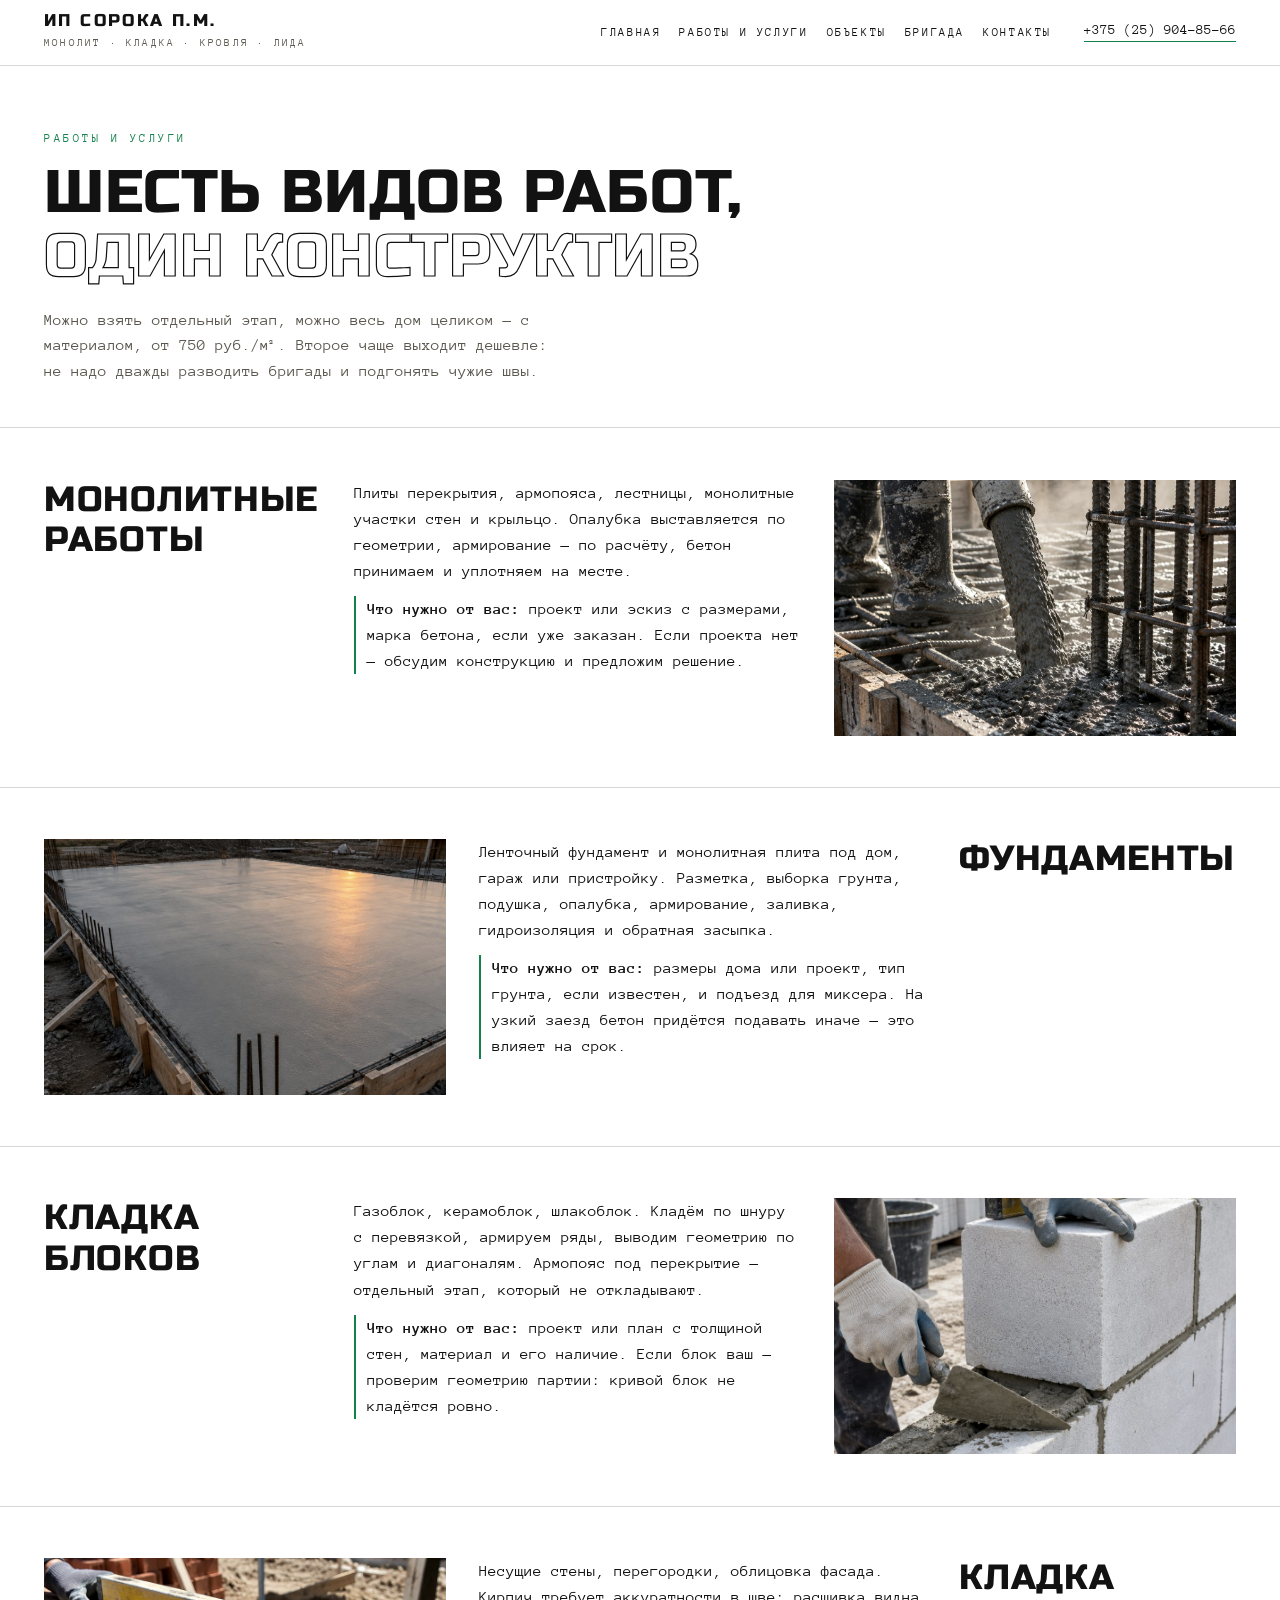
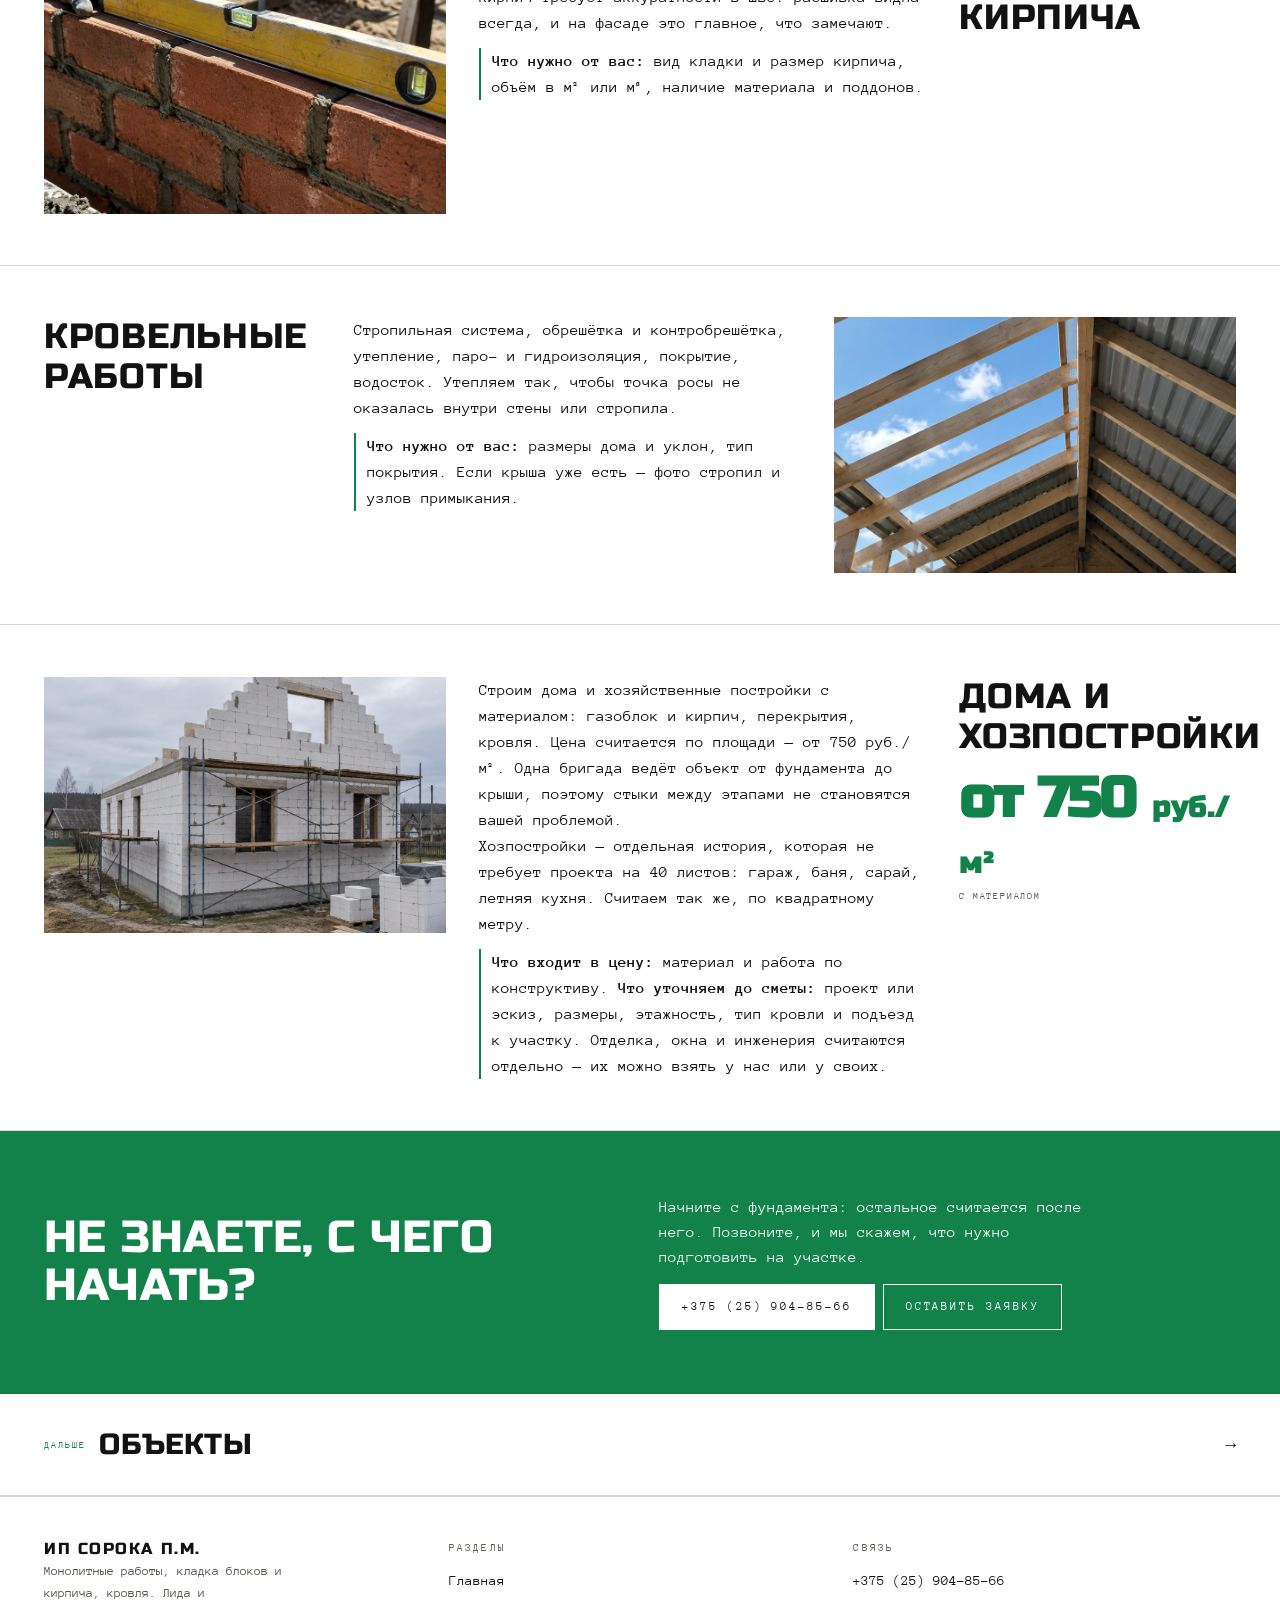
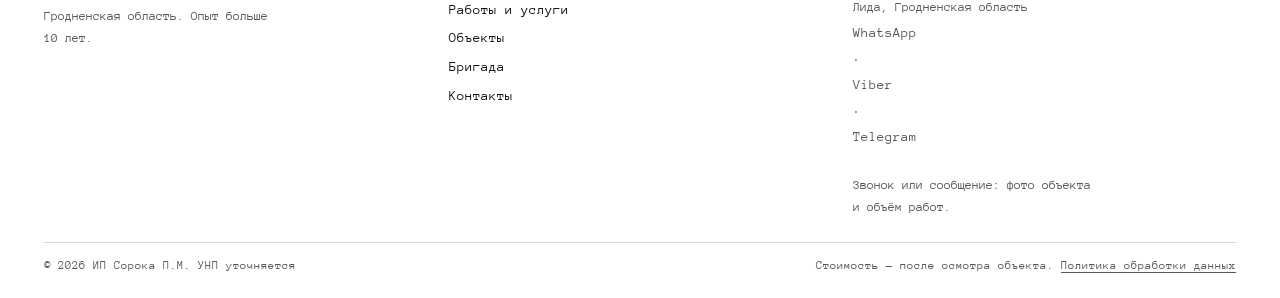
<file: uslugi.html>
<!doctype html>
<html lang="ru">
<head>
<meta charset="utf-8">
<meta name="viewport" content="width=device-width, initial-scale=1">
<title>Работы и услуги: монолит, фундамент, кладка, кровля, дома от 750 руб./м² | ИП Сорока П.М., Лида</title>
<meta name="description" content="Шесть видов работ: монолит, фундаменты, кладка газоблока и кирпича, кровля, строительство домов и хозпостроек с материалом от 750 руб./м². Что нужно от заказчика и как считается объём.">
<link rel="canonical" href="https://romjjjke.github.io/soroka/uslugi.html">
<meta property="og:type" content="website">
<meta property="og:title" content="Работы и услуги: монолит, фундамент, кладка, кровля, дома от 750 руб./м² | ИП Сорока П.М., Лида">
<meta property="og:description" content="Шесть видов работ: монолит, фундаменты, кладка газоблока и кирпича, кровля, строительство домов и хозпостроек с материалом от 750 руб./м². Что нужно от заказчика и как считается объём.">
<meta property="og:locale" content="ru_BY">
<meta property="og:url" content="https://romjjjke.github.io/soroka/uslugi.html">
<meta name="theme-color" content="#FFFFFF">
<link rel="icon" href="favicon.svg" type="image/svg+xml">
<link rel="preconnect" href="https://fonts.googleapis.com">
<link rel="preconnect" href="https://fonts.gstatic.com" crossorigin>
<link href="https://fonts.googleapis.com/css2?family=Russo+One&family=Anonymous+Pro:wght@400;700&display=swap" rel="stylesheet">
<style>[hidden]{display:none!important}
*{box-sizing:border-box}
html{-webkit-text-size-adjust:100%;scroll-behavior:smooth}
body{margin:0;background:#FFFFFF;color:#121212;font:400 18px/1.62 "Anonymous Pro",ui-monospace,monospace;-webkit-font-smoothing:antialiased}
img{display:block;max-width:100%;height:auto}
a{color:inherit;text-decoration:none}
h1,h2,h3,p,ul,ol,figure,dl,dd{margin:0}
ul,ol{padding:0;list-style:none}
button{font:inherit}
.head{position:sticky;top:0;z-index:60;background:#FFFFFF;border-bottom:1px solid rgba(18,18,18,.16)}
.head__row{display:flex;align-items:center;gap:16px;padding:12px clamp(14px,3.6vw,44px)}
.brand{font:400 17px/1 "Russo One",sans-serif;letter-spacing:.14em;text-transform:uppercase}
.brand small{display:block;font:400 11px/1.7 "Anonymous Pro",monospace;letter-spacing:.2em;color:#5C5850;margin-top:5px}
.nav{display:flex;gap:18px;margin-left:auto;font:400 11.5px/1 "Anonymous Pro",monospace;letter-spacing:.14em;text-transform:uppercase}
.head__tel{margin-left:16px;font:400 14px/1 "Anonymous Pro",monospace;border-bottom:1px solid #12814A;padding-bottom:4px}
.burger{display:none;width:44px;height:38px;margin-left:auto;border:1px solid #121212;background:transparent;cursor:pointer;padding:9px}
.burger span{display:block;height:1.5px;background:#121212;margin:4px 0}
.hero{display:grid;grid-template-columns:minmax(0,1.15fr) minmax(0,.85fr);border-bottom:1px solid rgba(18,18,18,.16);min-height:min(88vh,860px)}
.hero__body{padding:clamp(22px,4vw,60px) clamp(14px,3.6vw,44px);display:flex;flex-direction:column;justify-content:space-between;gap:26px}
.hero__media{position:relative;overflow:hidden;background:#E8E5DC}
.hero__media img{width:100%;height:100%;object-fit:cover;filter:contrast(1.05)}
.kicker{font:400 11.5px/1.4 "Anonymous Pro",monospace;letter-spacing:.22em;text-transform:uppercase;color:#12814A}
.btn{display:inline-flex;align-items:center;justify-content:center;gap:8px;padding:16px 22px;border:1px solid #121212;background:transparent;color:#121212;font:400 12px/1 "Anonymous Pro",monospace;letter-spacing:.16em;text-transform:uppercase;cursor:pointer;transition:.2s}
.btn--solid{background:#12814A;border-color:#12814A;color:#FFFFFF}
.wrap{padding-inline:clamp(14px,3.6vw,44px);max-width:1560px;margin:0 auto}
.drawer{position:fixed;inset:0;z-index:90;background:#FFFFFF;color:#121212;overflow-y:auto;overscroll-behavior:contain}
.drawer__inner{padding:clamp(54px,9vw,80px) clamp(16px,5vw,54px) clamp(24px,5vw,44px);display:flex;flex-direction:column;gap:22px;min-height:100%}
.drawer__close{position:fixed;top:12px;right:12px;width:46px;height:46px;border:1px solid rgba(18,18,18,.4);background:transparent;color:#121212;font-size:24px;line-height:1;cursor:pointer}
.drawer__nav{display:flex;flex-direction:column}
.drawer__nav a{font:400 clamp(1.3rem,.9rem + 2.2vw,2rem)/1.16 "Russo One",sans-serif;letter-spacing:.04em;text-transform:uppercase;padding:13px 0;border-bottom:1px solid rgba(18,18,18,.16)}
.drawer__meta{font:400 14px/1.8 "Anonymous Pro",monospace;color:rgba(18,18,18,.8);display:flex;flex-direction:column;gap:6px}
body.is-locked{overflow:hidden}
.foot{border-top:1px solid rgba(18,18,18,.16);padding:clamp(22px,4vw,42px) clamp(14px,3.6vw,44px) 22px}
.foot__grid{display:grid;grid-template-columns:repeat(3,minmax(0,1fr));gap:22px;max-width:1560px;margin:0 auto}
.foot__name{font:400 15.5px/1.35 "Russo One",sans-serif;letter-spacing:.1em;text-transform:uppercase}
.foot__small{font-size:13px;line-height:1.7;color:#5C5850;max-width:34ch}
.foot__h{font:400 11px/1.7 "Anonymous Pro",monospace;letter-spacing:.2em;text-transform:uppercase;color:#5C5850;margin-bottom:9px}
.foot__col a{display:block;font-size:14px;padding:3px 0}
.foot__bottom{display:flex;flex-wrap:wrap;gap:12px;justify-content:space-between;margin-top:24px;padding-top:13px;border-top:1px solid rgba(18,18,18,.16);font-size:12px;line-height:1.7;color:#5C5850;max-width:1560px;margin-inline:auto}
@media (max-width:1180px){.nav{display:none}.burger{display:block}}
@media (max-width:1024px){.hero{grid-template-columns:1fr;min-height:0}.hero__media{min-height:clamp(240px,46vh,420px)}.foot__grid{grid-template-columns:1fr 1fr}}
@media (max-width:640px){.head__tel{display:none}.foot__grid{grid-template-columns:1fr}}
</style>
<link rel="stylesheet" href="assets/css/style.v4.css">
<script type="application/ld+json">{"@context": "https://schema.org", "@type": "LocalBusiness", "name": "ИП Сорока П.М.", "description": "Монолитные работы, кладка блоков и кирпича, кровельные работы, строительство домов и хозпостроек с материалом от 750 руб./м². Лида, Гродненская область.", "telephone": "+375259048566", "address": {"@type": "PostalAddress", "addressLocality": "Лида", "addressRegion": "Гродненская область", "addressCountry": "BY"}, "areaServed": {"@type": "AdministrativeArea", "name": "Гродненская область"}, "url": "https://romjjjke.github.io/soroka/"}</script>
</head>
<body>
<header class="head">
  <div class="head__row">
    <a class="brand" href="index.html">ИП Сорока П.М.<small>Монолит · кладка · кровля · Лида</small></a>
    <nav class="nav" aria-label="Разделы"><a href="index.html">Главная</a><a href="uslugi.html" aria-current="page">Работы и услуги</a><a href="raboty.html">Объекты</a><a href="proizvodstvo.html">Бригада</a><a href="kontakty.html">Контакты</a></nav>
    <a class="head__tel" href="tel:+375259048566">+375 (25) 904-85-66</a>
    <button class="burger" id="burger" type="button" aria-expanded="false" aria-controls="drawer" aria-label="Меню"><span></span><span></span><span></span></button>
  </div>
</header>

<section class="phead">
  <div class="wrap">
    <p class="kicker">Работы и услуги</p>
    <h1 class="h1">Шесть видов работ, <br><span class="out">один конструктив</span></h1>
    <p class="phead__lead">Можно взять отдельный этап, можно весь дом целиком — с материалом, от 750 руб./м². Второе чаще выходит дешевле: не надо дважды разводить бригады и подгонять чужие швы.</p>
  </div>
</section>

<section class="svc" id="monolit">
  <div class="wrap svc__grid">
    <div class="svc__side">
      <h2 class="h2">Монолитные работы</h2>
    </div>
    <div class="svc__body">
      <p>Плиты перекрытия, армопояса, лестницы, монолитные участки стен и крыльцо. Опалубка выставляется по геометрии, армирование — по расчёту, бетон принимаем и уплотняем на месте.</p>
      <p class="svc__note"><b>Что нужно от вас:</b> проект или эскиз с размерами, марка бетона, если уже заказан. Если проекта нет — обсудим конструкцию и предложим решение.</p>
    </div>
    <figure class="svc__fig"><img src="assets/img/mono-wide.jpg" alt="Монолитные работы: бетонирование" width="1300" height="722" loading="lazy"></figure>
  </div>
</section>

<section class="svc svc--flip" id="found">
  <div class="wrap svc__grid">
    <div class="svc__side">
      <h2 class="h2">Фундаменты</h2>
    </div>
    <div class="svc__body">
      <p>Ленточный фундамент и монолитная плита под дом, гараж или пристройку. Разметка, выборка грунта, подушка, опалубка, армирование, заливка, гидроизоляция и обратная засыпка.</p>
      <p class="svc__note"><b>Что нужно от вас:</b> размеры дома или проект, тип грунта, если известен, и подъезд для миксера. На узкий заезд бетон придётся подавать иначе — это влияет на срок.</p>
    </div>
    <figure class="svc__fig"><img src="assets/img/slab.jpg" alt="Монолитная плита фундамента" width="980" height="700" loading="lazy"></figure>
  </div>
</section>

<section class="svc" id="block">
  <div class="wrap svc__grid">
    <div class="svc__side">
      <h2 class="h2">Кладка блоков</h2>
    </div>
    <div class="svc__body">
      <p>Газоблок, керамоблок, шлакоблок. Кладём по шнуру с перевязкой, армируем ряды, выводим геометрию по углам и диагоналям. Армопояс под перекрытие — отдельный этап, который не откладывают.</p>
      <p class="svc__note"><b>Что нужно от вас:</b> проект или план с толщиной стен, материал и его наличие. Если блок ваш — проверим геометрию партии: кривой блок не кладётся ровно.</p>
    </div>
    <figure class="svc__fig"><img src="assets/img/block.jpg" alt="Кладка газобетонных блоков" width="900" height="782" loading="lazy"></figure>
  </div>
</section>

<section class="svc svc--flip" id="brick">
  <div class="wrap svc__grid">
    <div class="svc__side">
      <h2 class="h2">Кладка кирпича</h2>
    </div>
    <div class="svc__body">
      <p>Несущие стены, перегородки, облицовка фасада. Кирпич требует аккуратности в шве: расшивка видна всегда, и на фасаде это главное, что замечают.</p>
      <p class="svc__note"><b>Что нужно от вас:</b> вид кладки и размер кирпича, объём в м² или м³, наличие материала и поддонов.</p>
    </div>
    <figure class="svc__fig"><img src="assets/img/brick.jpg" alt="Кирпичная кладка" width="900" height="782" loading="lazy"></figure>
  </div>
</section>

<section class="svc" id="roof">
  <div class="wrap svc__grid">
    <div class="svc__side">
      <h2 class="h2">Кровельные работы</h2>
    </div>
    <div class="svc__body">
      <p>Стропильная система, обрешётка и контробрешётка, утепление, паро- и гидроизоляция, покрытие, водосток. Утепляем так, чтобы точка росы не оказалась внутри стены или стропила.</p>
      <p class="svc__note"><b>Что нужно от вас:</b> размеры дома и уклон, тип покрытия. Если крыша уже есть — фото стропил и узлов примыкания.</p>
    </div>
    <figure class="svc__fig"><img src="assets/img/roof.jpg" alt="Стропильная система и кровельное покрытие" width="900" height="782" loading="lazy"></figure>
  </div>
</section>

<section class="svc svc--flip" id="doma">
  <div class="wrap svc__grid">
    <div class="svc__side">
      <h2 class="h2">Дома и хозпостройки</h2>
      <p class="svc__price">от 750 <span>руб./м²</span></p>
      <p class="svc__priceNote">с материалом</p>
    </div>
    <div class="svc__body">
      <p>Строим дома и хозяйственные постройки с материалом: газоблок и кирпич, перекрытия, кровля. Цена считается по площади — от 750 руб./м². Одна бригада ведёт объект от фундамента до крыши, поэтому стыки между этапами не становятся вашей проблемой.</p>
      <p>Хозпостройки — отдельная история, которая не требует проекта на 40 листов: гараж, баня, сарай, летняя кухня. Считаем так же, по квадратному метру.</p>
      <p class="svc__note"><b>Что входит в цену:</b> материал и работа по конструктиву. <b>Что уточняем до сметы:</b> проект или эскиз, размеры, этажность, тип кровли и подъезд к участку. Отделка, окна и инженерия считаются отдельно — их можно взять у нас или у своих.</p>
    </div>
    <figure class="svc__fig"><img src="assets/img/house.jpg" alt="Построенный дом из газоблока под кровлей" width="980" height="700" loading="lazy"></figure>
  </div>
</section>

<section class="cta">
  <div class="wrap cta__in">
    <h2 class="cta__h">Не знаете, с чего начать?</h2>
    <div class="cta__side">
      <p class="cta__text">Начните с фундамента: остальное считается после него. Позвоните, и мы скажем, что нужно подготовить на участке.</p>
      <div class="cta__actions">
        <a class="btn btn--solid" href="tel:+375259048566">+375 (25) 904-85-66</a>
        <a class="btn" href="kontakty.html">Оставить заявку</a>
      </div>
    </div>
  </div>
</section>
  <section class="next">
    <a class="next__link" href="raboty.html">
      <span class="next__label">Дальше</span>
      <span class="next__title">Объекты</span>
      <span class="next__arrow" aria-hidden="true">→</span>
    </a>
  </section>
</main>
<footer class="foot">
  <div class="foot__grid">
    <div class="foot__col">
      <p class="foot__name">ИП Сорока П.М.</p>
      <p class="foot__small">Монолитные работы, кладка блоков и кирпича, кровля. Лида и Гродненская область. Опыт больше 10 лет.</p>
    </div>
    <div class="foot__col">
      <p class="foot__h">Разделы</p>
      <a href="index.html">Главная</a><a href="uslugi.html">Работы и услуги</a><a href="raboty.html">Объекты</a><a href="proizvodstvo.html">Бригада</a><a href="kontakty.html">Контакты</a>
    </div>
    <div class="foot__col">
      <p class="foot__h">Связь</p>
      <a href="tel:+375259048566">+375 (25) 904-85-66</a>
      <p class="foot__small">Лида, Гродненская область</p>
      <p class="foot__small"><a href="__WA__" target="_blank" rel="noopener">WhatsApp</a> · <a href="viber://chat?number=%2B375259048566">Viber</a> · <a href="https://t.me/+375259048566" target="_blank" rel="noopener">Telegram</a><br>Звонок или сообщение: фото объекта и объём работ.</p>
    </div>
  </div>
  <div class="foot__bottom">
    <p>© <span id="year">2026</span> ИП Сорока П.М. УНП уточняется</p>
    <p>Стоимость — после осмотра объекта. <a href="politika.html">Политика обработки данных</a></p>
  </div>
</footer>
<div class="drawer" id="drawer" hidden>
  <div class="drawer__inner">
    <button class="drawer__close" type="button" id="drawer-close" aria-label="Закрыть меню">×</button>
    <nav class="drawer__nav" aria-label="Мобильная навигация"><a href="index.html">Главная</a><a href="uslugi.html" aria-current="page">Работы и услуги</a><a href="raboty.html">Объекты</a><a href="proizvodstvo.html">Бригада</a><a href="kontakty.html">Контакты</a></nav>
    <div class="drawer__meta">
      <a href="tel:+375259048566">+375 (25) 904-85-66</a>
      <p>Лида, Гродненская область</p>
      <p>Монолит, кладка блоков и кирпича, кровля. Опыт больше 10 лет.</p>
    </div>
  </div>
</div>
<nav class="mobbar" aria-label="Быстрая связь">
  <a class="mobbar__b mobbar__b--call" href="tel:+375259048566">Позвонить</a>
  <a class="mobbar__b mobbar__b--wa" href="https://wa.me/375259048566" target="_blank" rel="noopener">WhatsApp</a>
  <a class="mobbar__b" href="viber://chat?number=%2B375259048566">Viber</a>
  <a class="mobbar__b" href="https://t.me/+375259048566" target="_blank" rel="noopener">Telegram</a>
</nav>
<script src="assets/js/main.v4.js" defer></script>
</body>
</html>
</file>
<file: assets/css/style.v4.css>
/* ИП Сорока · Лида. Монолит, кладка, кровля. Чёрный холст, обводка, кладка со смещением. */

:root{
  --black:#FFFFFF;
  --black-2:#F6F4EF;
  --chalk:#121212;
  --mute:#5C5850;
  --cement:#EDEAE2;
  --acc:#12814A;
  --acc-dark:#0E6B3D;
  --acc-soft:#E7F1EA;
  --line:rgba(18,18,18,.16);
  --line-soft:rgba(18,18,18,.08);
  --d:"Russo One",sans-serif;
  --m:"Anonymous Pro",ui-monospace,monospace;
  --pad:clamp(14px,3.6vw,44px);
  --sect:clamp(46px,7vw,116px);
}

html{scroll-behavior:smooth}
body{font-family:var(--m)}
::selection{background:var(--acc);color:var(--black)}
a{transition:color .2s,border-color .2s,background .2s}

.wrap{max-width:1560px;margin:0 auto;padding:0 var(--pad)}
.kicker{font:400 11.5px/1.5 var(--m);letter-spacing:.22em;text-transform:uppercase;color:var(--acc);margin-bottom:14px}
.h1{font:400 clamp(2rem,1.05rem + 3.4vw,4rem)/1.06 var(--d);letter-spacing:.01em;text-transform:uppercase;max-width:26ch}
.h2{font:400 clamp(1.35rem,.98rem + 1.6vw,2.2rem)/1.14 var(--d);letter-spacing:.02em;text-transform:uppercase;max-width:24ch}
.out{
  color:transparent;
  -webkit-text-stroke:1.5px var(--chalk);
}
@supports not ((-webkit-text-stroke:1px #000) or (text-stroke:1px #000)){.out{color:var(--mute);-webkit-text-stroke:0}}

/* ---------- герой ---------- */
.ticker{font-size:11.5px;letter-spacing:.22em;text-transform:uppercase;color:var(--mute);border-top:1px solid var(--line);padding-top:10px}
.hero__h1{font:400 clamp(3rem,1.4rem + 9vw,9.2rem)/.92 var(--d);letter-spacing:-.01em;text-transform:uppercase;display:flex;flex-direction:column;margin:clamp(10px,3vh,34px) 0}
.hero__h1 span{display:block}
.hero__h1 span:nth-child(2){padding-left:.09em}
.hero__h1 span:nth-child(3){padding-left:.03em}
.hero__bottom{display:grid;grid-template-columns:minmax(0,1fr) auto;gap:clamp(14px,2.5vw,40px);align-items:end;border-top:1px solid var(--line);padding-top:clamp(14px,2vw,22px)}
.hero__lead{font-size:16.5px;line-height:1.65;color:var(--chalk);max-width:46ch}
.hero__actions{display:flex;flex-wrap:wrap;gap:8px}
.hero__media::after{content:'';position:absolute;inset:0;background:linear-gradient(180deg,rgba(13,13,12,.34),rgba(13,13,12,.02) 40%,rgba(13,13,12,.5));pointer-events:none}

/* ---------- мозаика услуг (кладка со смещением) ---------- */
.mosaic{padding:var(--sect) 0;border-bottom:1px solid var(--line)}
.mosaic__grid{display:grid;grid-template-columns:repeat(12,minmax(0,1fr));gap:1px;background:var(--line-soft);margin-top:clamp(16px,2.5vw,30px)}
.tile{
  background:var(--black);padding:clamp(16px,2.2vw,30px);display:flex;flex-direction:column;gap:10px;
  position:relative;transition:background .25s,color .25s;min-height:clamp(150px,15vw,220px);
}
.tile:hover{background:var(--acc-soft);color:var(--chalk)}
.tile:hover .tile__d{color:var(--chalk)}
.tile__n{font:400 10px/1 var(--m);letter-spacing:.18em;color:var(--acc)}
.tile__t{font:400 clamp(1.15rem,.95rem + .65vw,1.55rem)/1.2 var(--d);letter-spacing:.02em;text-transform:uppercase;margin-top:auto}
.tile__d{font-size:14.5px;line-height:1.6;color:var(--mute);max-width:32ch}
.tile__price{font:700 clamp(1.75rem,1.2rem + 1.7vw,2.7rem)/1 var(--m);color:var(--acc);letter-spacing:-.01em;margin-top:4px}
.tile:hover .tile__price{color:var(--acc-dark)}
.tile--a{grid-column:1 / 6;grid-row:1}
.tile--b{grid-column:6 / 10;grid-row:1}
.tile--c{grid-column:10 / 13;grid-row:1 / 3}
.tile--d{grid-column:1 / 4;grid-row:2}
.tile--e{grid-column:4 / 10;grid-row:2}
.tile--f{grid-column:1 / 8;grid-row:3}
.tile--img{grid-column:8 / 13;grid-row:3;padding:0;min-height:0;background:transparent}
.tile--img img{width:100%;height:clamp(150px,22vw,300px);object-fit:cover;filter:grayscale(.25) contrast(1.05)}
.tile--img:hover{background:transparent}

/* ---------- разрез ---------- */
.cut{padding:var(--sect) 0;background:var(--cement);color:var(--black);border-bottom:1px solid var(--black)}
.cut .kicker{color:#B02A00}
.cut__head{display:grid;grid-template-columns:minmax(0,1fr) minmax(0,.8fr);gap:clamp(14px,3vw,46px);align-items:end}
.cut__hint{font-size:12.5px;line-height:1.65;color:#4A463E;max-width:46ch}
.cut__tabs{display:flex;flex-wrap:wrap;gap:0;margin:clamp(18px,3vw,30px) 0 0;border-top:1px solid rgba(13,13,12,.3);border-bottom:1px solid rgba(13,13,12,.3)}
.tab{
  font:400 10.5px/1 var(--m);letter-spacing:.16em;text-transform:uppercase;padding:14px 18px;
  background:transparent;border:0;border-right:1px solid rgba(13,13,12,.2);color:#4A463E;cursor:pointer;transition:.2s;
}
.tab:hover{color:var(--black)}
.tab.is-on{background:var(--black);color:var(--chalk)}
.cut__body{display:grid;grid-template-columns:minmax(0,1fr) minmax(0,1.15fr);gap:clamp(16px,3vw,44px);margin-top:clamp(16px,2.5vw,30px);align-items:start}
.section-svg{width:100%;height:auto;display:block;background:#DDD9CF;border:1px solid rgba(13,13,12,.18)}
.seg{cursor:pointer;transition:filter .2s,opacity .2s;opacity:.92}
.seg:hover{opacity:1;filter:brightness(1.06)}
.seg.is-active{stroke:var(--acc);stroke-width:3;opacity:1}
.seg-num{font:400 9px var(--m);fill:rgba(13,13,12,.55);letter-spacing:.1em;pointer-events:none}
.layers{border-top:1px solid rgba(13,13,12,.22)}
.layers li{border-bottom:1px solid rgba(13,13,12,.16)}
.layer{
  display:grid;grid-template-columns:34px minmax(0,1fr);gap:2px 12px;width:100%;text-align:left;
  background:transparent;border:0;padding:12px 4px;cursor:pointer;color:inherit;transition:background .2s;
}
.layer:hover{background:rgba(13,13,12,.05)}
.layer__n{font:400 10px/1.9 var(--m);letter-spacing:.12em;color:#B02A00;grid-row:span 2}
.layer__t{font:400 13px/1.35 var(--d);letter-spacing:.03em;text-transform:uppercase}
.layer__d{font-size:12px;line-height:1.55;color:#3E3A33;max-height:0;overflow:hidden;transition:max-height .3s}
.layer.is-active{background:rgba(13,13,12,.06)}
.layer.is-active .layer__d{max-height:140px}
.cut__note{font-size:11.5px;line-height:1.7;color:#4A463E;margin-top:18px;max-width:80ch;border-top:1px solid rgba(13,13,12,.2);padding-top:12px}
.svg-panel.is-hidden,.list-panel.is-hidden{display:none}

/* ---------- заявление 10+ ---------- */
.claim{padding:var(--sect) 0;border-bottom:1px solid var(--line)}
.claim__in{display:grid;grid-template-columns:minmax(0,.55fr) minmax(0,1.45fr);gap:clamp(18px,4vw,60px);align-items:start}
.claim__big{font:400 clamp(4rem,2rem + 10vw,11rem)/.82 var(--d);color:var(--acc);letter-spacing:-.03em}
.claim__big span{font-size:.45em;vertical-align:top;margin-left:.06em}
.claim__text{font-size:16px;line-height:1.68;max-width:56ch;color:var(--chalk)}
.steps{margin-top:clamp(20px,3vw,34px);border-top:1px solid var(--line)}
.steps li{display:grid;grid-template-columns:34px minmax(0,1fr);gap:3px 14px;padding:14px 0;border-bottom:1px solid var(--line-soft)}
.steps span{font:400 11.5px/1.7 var(--m);letter-spacing:.14em;color:var(--acc);grid-row:span 2}
.steps b{font:400 15.5px/1.35 var(--d);letter-spacing:.03em;text-transform:uppercase}
.steps p{font-size:14px;line-height:1.6;color:var(--mute);grid-column:2}

/* ---------- CTA ---------- */
.cta{padding:clamp(34px,5vw,76px) 0;background:var(--acc);color:var(--black);border-bottom:1px solid var(--black)}
.cta__in{display:grid;grid-template-columns:minmax(0,1fr) minmax(0,1fr);gap:clamp(18px,3vw,48px);align-items:center}
.cta__h{font:400 clamp(1.4rem,1rem + 2.4vw,2.8rem)/1.08 var(--d);letter-spacing:.005em;text-transform:uppercase;max-width:20ch}
.cta__text{font-size:15.5px;line-height:1.6;color:rgba(255,255,255,.92);max-width:50ch}
.cta__actions{display:flex;flex-wrap:wrap;gap:8px;margin-top:14px}
.cta .btn{border-color:var(--black);color:var(--black)}
.cta .btn--solid{background:var(--black);border-color:var(--black);color:var(--chalk)}
.cta .btn:hover{background:var(--black);color:var(--chalk)}

/* ---------- заголовок страницы ---------- */
.phead{padding:clamp(30px,5vw,86px) 0 clamp(22px,3.5vw,44px);border-bottom:1px solid var(--line)}
.phead__lead{margin-top:18px;font-size:15.5px;line-height:1.65;color:var(--mute);max-width:58ch}
.phead .h1 .out{-webkit-text-stroke-width:1.2px}

/* ---------- услуги ---------- */
.svc{padding:clamp(24px,4vw,54px) 0;border-bottom:1px solid var(--line)}
.svc__grid{display:grid;grid-template-columns:minmax(0,.62fr) minmax(0,1fr) minmax(0,.9fr);gap:clamp(14px,2.6vw,40px);align-items:start}
.svc__n{font:400 11px/1 var(--m);letter-spacing:.16em;color:var(--acc);margin-bottom:10px}
.svc__body p{font-size:15.5px;line-height:1.68;color:var(--chalk);max-width:60ch}
.svc__note{margin-top:12px;font-size:13.5px;line-height:1.65;color:var(--mute);border-left:2px solid var(--acc);padding-left:11px}
.svc__note b{color:var(--chalk);font-weight:700}
.svc__fig{margin:0}
.svc__fig img{width:100%;height:clamp(170px,20vw,300px);object-fit:cover;filter:grayscale(.2) contrast(1.04)}
.svc--flip .svc__grid{direction:rtl}
.svc--flip .svc__grid>*{direction:ltr}

/* ---------- галерея-кладка ---------- */
.chips{display:flex;flex-wrap:wrap;gap:6px;margin-top:18px}
.chip{font:400 10px/1 var(--m);letter-spacing:.14em;text-transform:uppercase;padding:11px 14px;border:1px solid var(--line);background:transparent;color:var(--mute);cursor:pointer;transition:.2s}
.chip:hover{border-color:var(--chalk);color:var(--chalk)}
.chip.is-on{background:var(--chalk);border-color:var(--chalk);color:var(--black)}
.masonry{padding:clamp(20px,3vw,38px) 0;border-bottom:1px solid var(--line)}
.masonry .wrap{column-count:3;column-gap:clamp(10px,1.6vw,20px)}
.shot{margin:0 0 clamp(10px,1.6vw,20px);break-inside:avoid;position:relative;overflow:hidden}
.shot img{width:100%;height:clamp(180px,18vw,260px);object-fit:cover;filter:grayscale(.3) contrast(1.05);transition:filter .4s,transform .5s}
.shot--tall img{height:clamp(260px,30vw,430px)}
.shot:hover img{filter:grayscale(0) contrast(1.05);transform:scale(1.02)}
.shot figcaption{display:flex;flex-wrap:wrap;gap:3px 9px;align-items:baseline;padding:9px 0 0}
.shot figcaption b{font:400 11.5px/1.4 var(--d);letter-spacing:.06em;text-transform:uppercase}
.shot figcaption span{font:400 10px/1.6 var(--m);letter-spacing:.12em;text-transform:uppercase;color:var(--mute)}
.shot.is-hidden{display:none}

/* ---------- две колонки ---------- */
.duo{padding:var(--sect) 0;border-bottom:1px solid var(--line)}
.duo__grid{display:grid;grid-template-columns:minmax(0,1fr) minmax(0,1fr);gap:clamp(18px,4vw,58px);align-items:center}
.duo--flip .duo__grid{direction:rtl}
.duo--flip .duo__grid>*{direction:ltr}
.duo__copy p{font-size:13.5px;line-height:1.68;color:var(--chalk);margin-top:13px;max-width:54ch}
.duo__fig{margin:0}
.duo__fig img{width:100%;height:clamp(220px,30vw,430px);object-fit:cover;filter:grayscale(.25) contrast(1.04)}
.duo__note{font-size:11.5px !important;line-height:1.65;color:var(--mute) !important;border-top:1px solid var(--line);padding-top:12px}
.ul{margin-top:15px;display:grid;gap:9px}
.ul li{position:relative;padding-left:22px;font-size:12.5px;line-height:1.6;color:var(--mute);max-width:54ch}
.ul li::before{content:'';position:absolute;left:0;top:8px;width:10px;height:2px;background:var(--acc)}

/* ---------- контакты ---------- */
.contact{padding:var(--sect) 0;border-bottom:1px solid var(--line)}
.contact__grid{display:grid;grid-template-columns:minmax(0,.9fr) minmax(0,1.1fr);gap:clamp(18px,3.6vw,56px);align-items:start}
.contact__tel{display:block;font:400 clamp(1.3rem,.9rem + 1.7vw,2.2rem)/1.15 var(--d);letter-spacing:.02em;padding:4px 0;border-bottom:1px solid var(--acc)}
.contact__tel:hover{color:var(--acc)}
.contact__note{font-size:11.5px;line-height:1.7;color:var(--mute);margin-top:12px;max-width:44ch}
.defs{margin:22px 0 0;border-top:1px solid var(--line)}
.defs div{display:grid;grid-template-columns:minmax(0,.4fr) minmax(0,1fr);gap:10px;padding:10px 0;border-bottom:1px solid var(--line-soft)}
.defs dt{font-size:9.5px;letter-spacing:.18em;text-transform:uppercase;color:var(--mute)}
.defs dd{font-size:13px;line-height:1.5}

/* ---------- форма ---------- */
.form{background:var(--black-2);padding:clamp(16px,2.6vw,30px);border:1px solid var(--line)}
.form__title{font:400 14px/1.2 var(--d);letter-spacing:.08em;text-transform:uppercase;margin-bottom:14px}
.form label{display:block;font:400 9.5px/1.7 var(--m);letter-spacing:.18em;text-transform:uppercase;color:var(--mute);margin:11px 0 5px}
.form input,.form select,.form textarea{
  width:100%;background:#0A0A09;border:1px solid var(--line);padding:11px 12px;
  font:400 13.5px/1.4 var(--m);color:var(--chalk);transition:border-color .2s;
}
.form input:focus,.form select:focus,.form textarea:focus{outline:none;border-color:var(--acc)}
.form textarea{resize:vertical;min-height:80px}
.form__btn{margin-top:16px;width:100%}
.form__note{font-size:10.5px;line-height:1.7;color:var(--mute);margin-top:10px}
.form__ok{margin-top:14px;border-top:1px solid var(--line);padding-top:13px}
.form__ok-title{font:400 12px/1.3 var(--d);letter-spacing:.1em;text-transform:uppercase;margin-bottom:9px}
.form__ok pre{white-space:pre-wrap;font:400 11.5px/1.7 var(--m);background:#0A0A09;border:1px solid var(--line);padding:10px;margin:0 0 10px;max-height:200px;overflow:auto}
.form__ok-actions{display:flex;flex-wrap:wrap;gap:8px}

/* ---------- текстовая страница ---------- */
.textpage{padding:var(--sect) 0;border-bottom:1px solid var(--line)}
.textpage__in{max-width:66ch}
.textpage__in h2{font:400 13px/1.35 var(--d);letter-spacing:.06em;text-transform:uppercase;margin:24px 0 7px;color:var(--chalk)}
.textpage__in p{font-size:13px;line-height:1.72;color:var(--mute);margin-bottom:9px}
.textpage__date{font-size:11px;color:var(--mute);margin-top:22px;border-top:1px solid var(--line);padding-top:12px}

/* ---------- переход дальше ---------- */
.next{border-bottom:1px solid var(--line)}
.next__link{display:grid;grid-template-columns:auto minmax(0,1fr) auto;gap:14px;align-items:center;padding:clamp(20px,3vw,34px) var(--pad);max-width:1560px;margin:0 auto;transition:background .2s,color .2s}
.next__link:hover{background:var(--chalk);color:var(--black)}
.next__label{font:400 9.5px/1 var(--m);letter-spacing:.2em;text-transform:uppercase;color:var(--acc)}
.next__link:hover .next__label{color:#B02A00}
.next__title{font:400 clamp(1.05rem,.9rem + 1.3vw,1.8rem)/1.14 var(--d);letter-spacing:.02em;text-transform:uppercase}
.next__arrow{font:400 18px/1 var(--m)}

/* ---------- подвал ---------- */
.foot__col a:hover{color:var(--acc)}
.foot__bottom a{text-decoration:underline;text-underline-offset:3px}
.drawer__nav a[aria-current='page']{color:var(--acc)}

.svc__price{font:700 clamp(2.2rem,1.35rem + 2.7vw,3.7rem)/1 var(--d);color:var(--acc);margin-top:14px;letter-spacing:-.02em}
.svc__price span{font-size:.52em;letter-spacing:.02em}
.svc__priceNote{font:400 10px/1 var(--m);letter-spacing:.18em;text-transform:uppercase;color:var(--mute);margin-top:8px}

/* ---------- адаптив ---------- */
@media (max-width:1180px){
  .svc__grid{grid-template-columns:minmax(0,1fr) minmax(0,1.1fr);}
  .svc__fig{grid-column:1 / 3}
  .svc--flip .svc__grid{direction:ltr}
}
@media (max-width:1024px){
  .hero__bottom,.cut__head,.cut__body,.claim__in,.cta__in,.duo__grid,.contact__grid{grid-template-columns:1fr}
  .mosaic__grid{grid-template-columns:1fr 1fr}
  .tile--a,.tile--b,.tile--c,.tile--d,.tile--e,.tile--f,.tile--img{grid-column:auto;grid-row:auto}
  .tile--img{grid-column:1 / 3}
  .masonry .wrap{column-count:2}
  .claim__big{font-size:clamp(4rem,14vw,7rem)}
  .duo--flip .duo__grid{direction:ltr}
}
@media (max-width:720px){
  .mosaic__grid{grid-template-columns:1fr}
  .tile--img{grid-column:auto}
  .masonry .wrap{column-count:1}
  .hero__h1{line-height:.94}
  .cta__h{max-width:100%}
  .next__link{grid-template-columns:minmax(0,1fr) auto;gap:6px 10px}
  .next__label{grid-column:1 / 3}
  .svc__grid{grid-template-columns:1fr}
  .svc__fig{grid-column:auto}
  .tab{flex:1 1 auto;padding:12px 12px;text-align:center}
}
@media (prefers-reduced-motion:reduce){
  *{animation-duration:.001s !important;transition-duration:.001s !important}
  .shot:hover img{transform:none}
}

/* ---------- мобильная полоса связи ---------- */
.mobbar{display:none}
@media (max-width:720px){
  body{padding-bottom:calc(64px + env(safe-area-inset-bottom))}
  .mobbar{
    display:grid;grid-template-columns:repeat(4,minmax(0,1fr));gap:6px;position:fixed;left:0;right:0;bottom:0;z-index:70;
    background:rgba(255,255,255,.98);border-top:1px solid rgba(18,18,18,.14);
    padding:8px 10px calc(8px + env(safe-area-inset-bottom));
  }
  .mobbar__b{
    display:flex;align-items:center;justify-content:center;min-height:46px;
    font:400 9.5px/1.1 var(--m);letter-spacing:.06em;text-transform:uppercase;text-align:center;
    border:1px solid rgba(18,18,18,.24);color:var(--chalk);
  }
  .mobbar__b--call{background:var(--acc);border-color:var(--acc);color:#fff}
}

/* ---------- правки 9 ноября: нумерация убрана ---------- */
.tile__n,.svc__n,.layer__n{display:none!important}
/* мессенджеры: WhatsApp, Viber, Telegram */
.msg{display:flex;flex-wrap:wrap;gap:8px}
.msg .btn{padding:13px 16px;font-size:11.5px}
.msg .btn--wa{background:var(--acc);border-color:var(--acc);color:#fff}
.msg .btn--wa:hover{background:var(--acc-dark);border-color:var(--acc-dark);color:#fff}
.mobbar__b--wa{border-color:var(--acc);color:var(--acc)}
</file>
